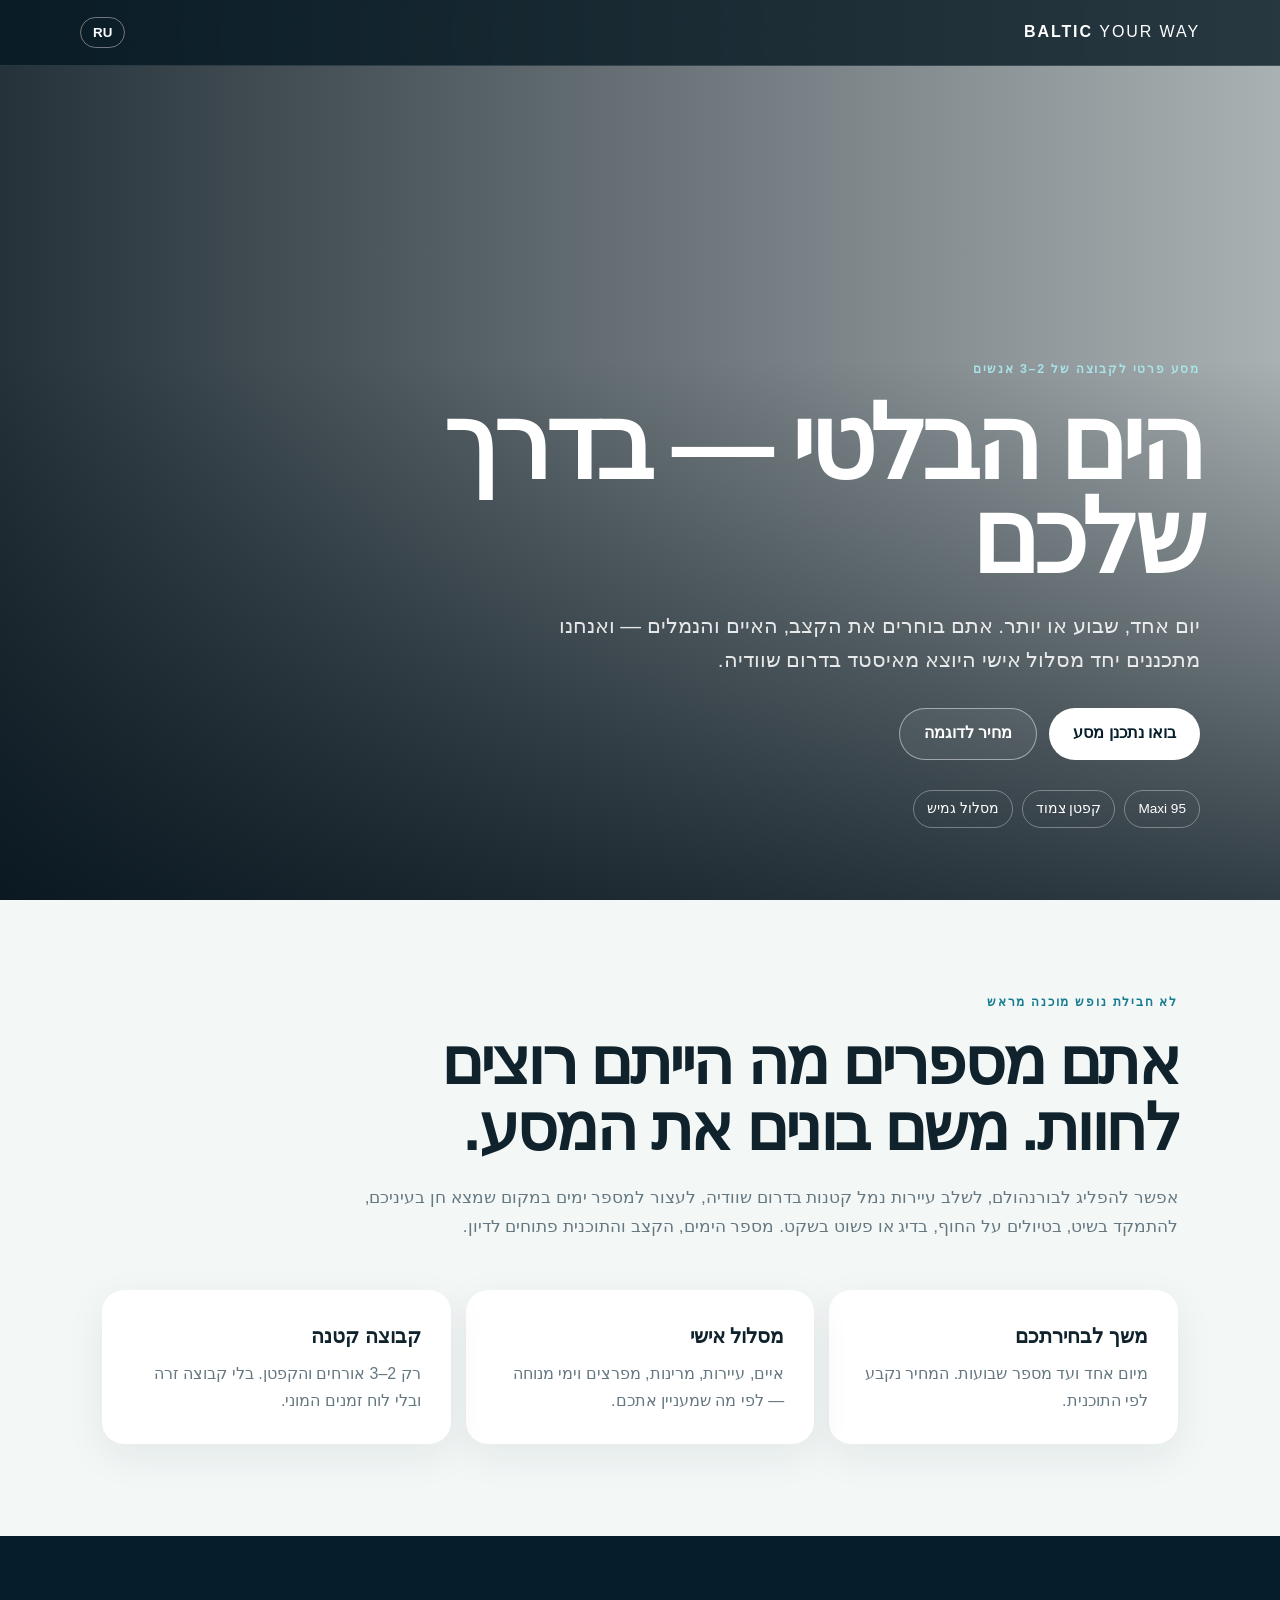
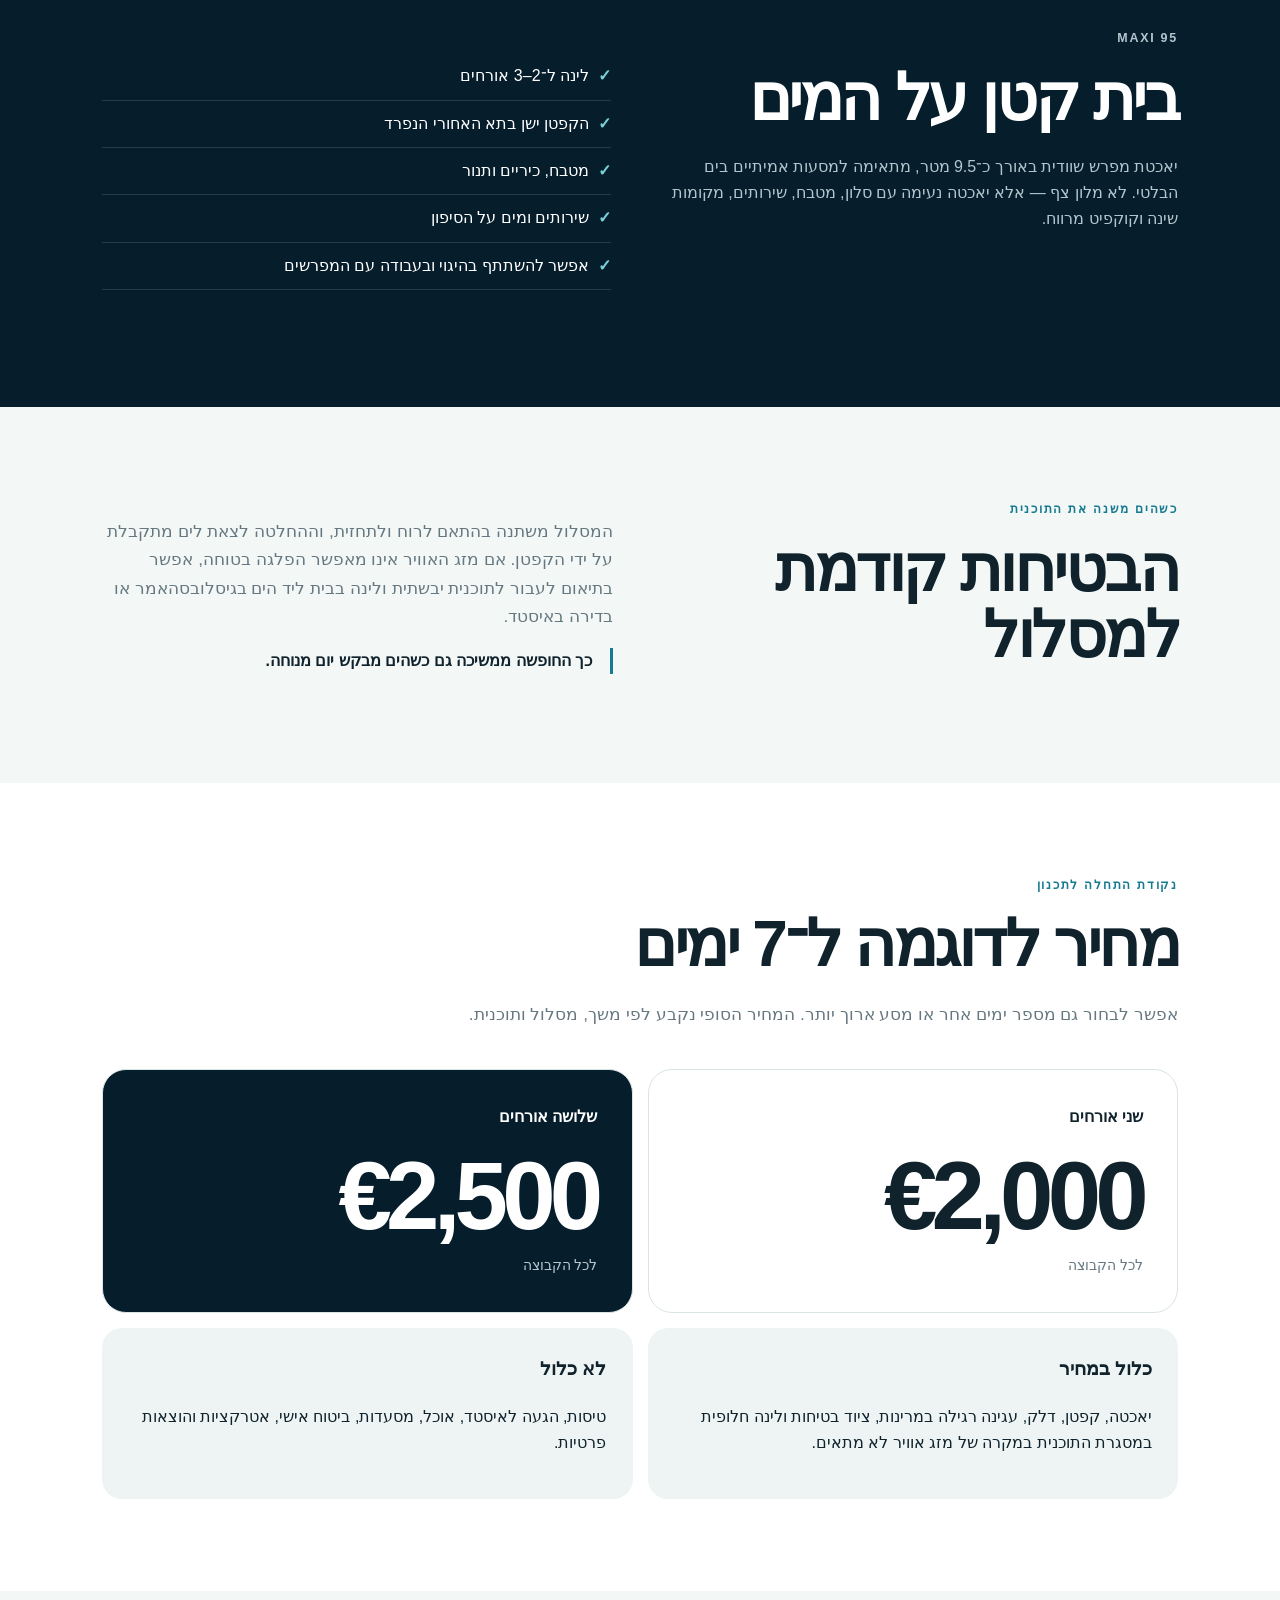
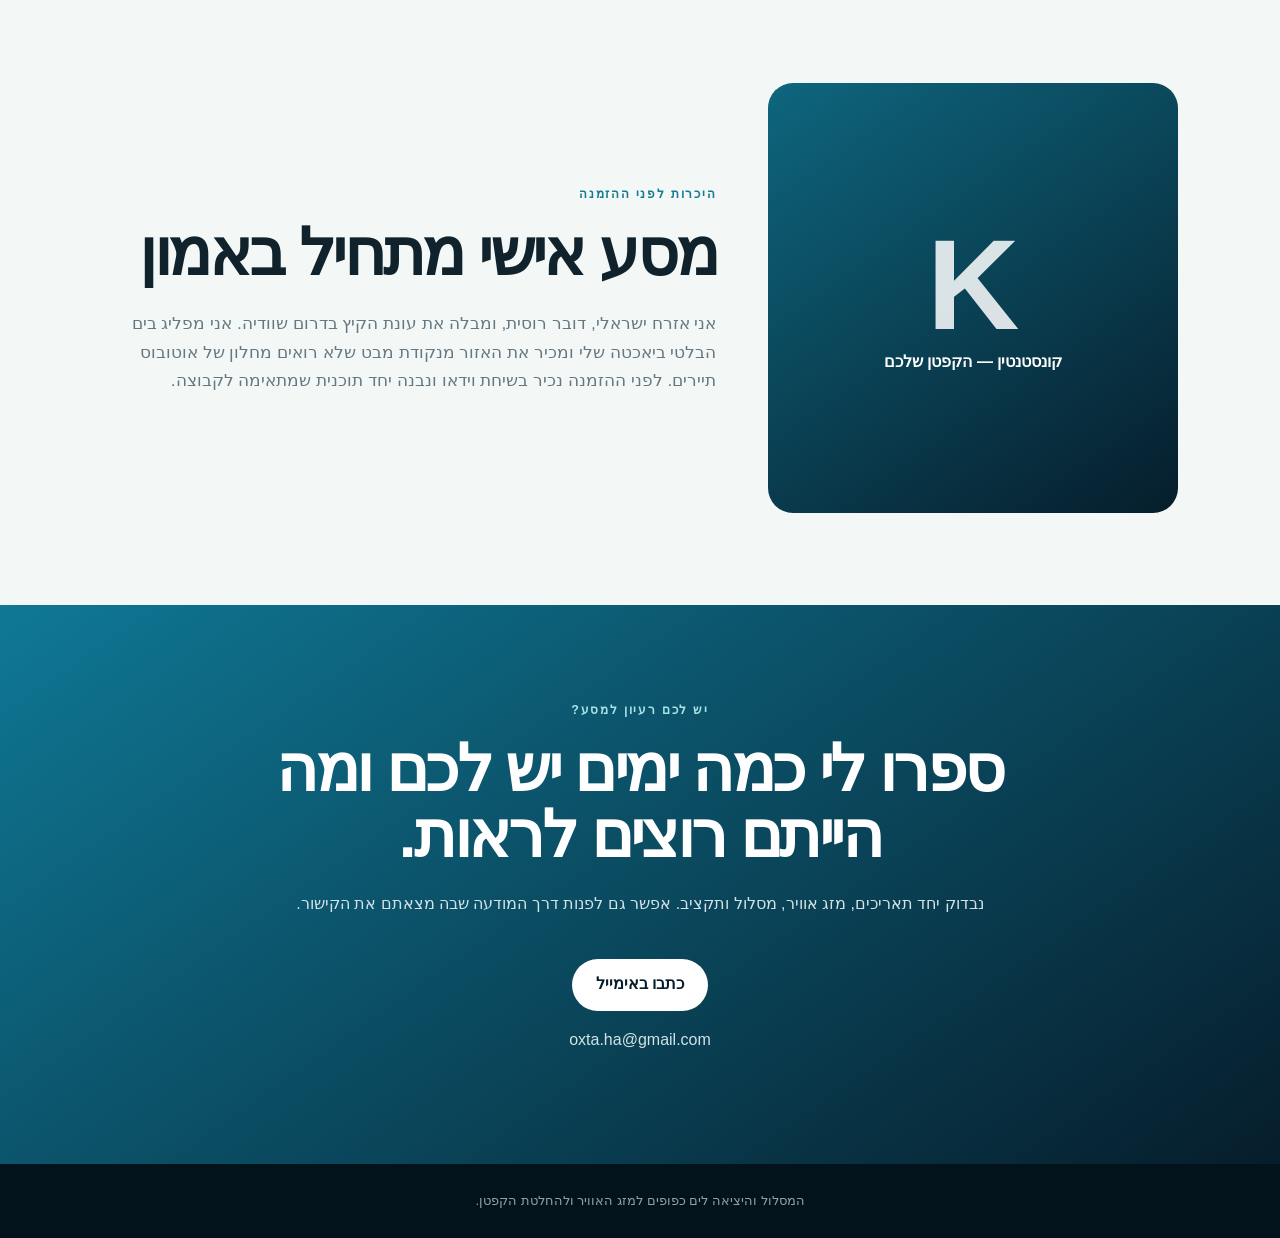
<file: baltic-sailing/index.html>
<!doctype html>
<html lang="he" dir="rtl">
<head>
<meta charset="utf-8"><meta name="viewport" content="width=device-width,initial-scale=1">
<title>Baltic Your Way — מסע שיט פרטי</title>
<meta name="description" content="מסע שיט פרטי לקבוצה של 2–3 אנשים היוצא מאיסטד, שוודיה. מסלול, מספר ימים ותוכנית מותאמים אישית.">
<style>
:root{--navy:#061d2b;--sea:#167b91;--light:#f3f7f6;--muted:#657780;--white:#fff;--max:1120px}*{box-sizing:border-box}html{scroll-behavior:smooth}body{margin:0;font-family:Arial,"Noto Sans Hebrew",sans-serif;color:#10232d;background:var(--light);line-height:1.65}a{text-decoration:none;color:inherit}.top{position:fixed;z-index:20;inset:0 0 auto;height:66px;display:flex;align-items:center;padding:0 max(20px,calc((100vw - var(--max))/2));color:#fff;background:rgba(3,22,33,.78);backdrop-filter:blur(12px);border-bottom:1px solid rgba(255,255,255,.12)}.logo{font-weight:900;letter-spacing:.12em}.logo span{font-weight:300}.lang{margin-inline-start:auto;border:1px solid #ffffff66;border-radius:99px;background:transparent;color:#fff;padding:7px 12px;font-weight:800;cursor:pointer}.hero{min-height:100svh;position:relative;display:flex;align-items:end;background-size:cover;background-position:center;color:#fff;padding:120px max(22px,calc((100vw - var(--max))/2)) 72px}.hero:before{content:"";position:absolute;inset:0;background:linear-gradient(90deg,rgba(1,15,24,.85),rgba(1,15,24,.3)),linear-gradient(0deg,rgba(1,15,24,.72),transparent 60%)}.hero-inner{position:relative;max-width:800px}.eyebrow,.kicker{font-size:.78rem;font-weight:900;letter-spacing:.14em;text-transform:uppercase;color:#a9e3e7;margin:0 0 17px}h1{font-size:clamp(3.2rem,8vw,7rem);line-height:.92;letter-spacing:-.055em;margin:0 0 24px}.lead{font-size:clamp(1.05rem,2vw,1.3rem);max-width:680px;color:#ffffffdd}.actions{display:flex;gap:12px;flex-wrap:wrap;margin-top:30px}.btn{display:inline-flex;align-items:center;justify-content:center;min-height:52px;padding:0 24px;border-radius:99px;font-weight:900}.primary{background:#fff;color:var(--navy)}.ghost{border:1px solid #ffffff77;background:#ffffff10}.facts{display:flex;gap:9px;flex-wrap:wrap;margin-top:30px}.facts span{border:1px solid #ffffff55;border-radius:99px;padding:7px 13px;font-size:.85rem}.section{max-width:var(--max);margin:auto;padding:92px 22px}.head{max-width:830px}.kicker{color:var(--sea)}h2{font-size:clamp(2.3rem,5vw,4.5rem);line-height:1.03;letter-spacing:-.04em;margin:0 0 22px}.head>p:last-child,.copy{font-size:1.08rem;color:var(--muted)}.cards{display:grid;grid-template-columns:repeat(3,1fr);gap:15px;margin-top:50px}.card{background:#fff;border-radius:22px;padding:30px;box-shadow:0 12px 40px #0a2c3a12}.card b{display:block;font-size:1.25rem;margin-bottom:8px}.card p{margin:0;color:var(--muted)}.band{background:var(--navy);color:#fff}.band .section{display:grid;grid-template-columns:1fr 1fr;gap:58px}.band p{color:#b3c6ce}.list{list-style:none;padding:0;margin:25px 0}.list li{padding:10px 0;border-bottom:1px solid #ffffff22}.list li:before{content:"✓";color:#79d1db;font-weight:900;margin-inline-end:9px}.weather{display:grid;grid-template-columns:1fr 1fr;gap:54px;align-items:center}.quote{border-inline-start:3px solid var(--sea);padding-inline-start:18px;font-weight:900}.price{background:#fff}.price-grid{display:grid;grid-template-columns:repeat(2,1fr);gap:15px;margin-top:40px}.price-card{border:1px solid #d9e4e5;border-radius:24px;padding:34px}.price-card.featured{background:var(--navy);color:#fff}.price-card strong{display:block;font-size:clamp(3.4rem,8vw,6rem);line-height:1;margin:18px 0 8px;letter-spacing:-.06em}.small{font-size:.9rem;color:var(--muted)}.featured .small{color:#b6c8cf}.included{display:grid;grid-template-columns:1fr 1fr;gap:15px;margin-top:15px}.included div{background:#eef4f3;border-radius:20px;padding:26px}.included h3{margin-top:0}.captain{display:grid;grid-template-columns:.8fr 1.2fr;gap:52px;align-items:center}.portrait{min-height:430px;border-radius:25px;background:linear-gradient(145deg,#0e667e,#061d2b);display:grid;place-items:center;color:#fff;text-align:center;padding:35px}.portrait .initial{font-size:8rem;line-height:1;font-weight:900;opacity:.85}.contact{background:linear-gradient(145deg,#0f7895,#061d2b);color:#fff;text-align:center;padding:95px 22px}.contact>div{max-width:850px;margin:auto}.contact p{color:#d2e3e7}.mail{margin-top:25px;background:#fff;color:var(--navy)}footer{background:#03131c;color:#8ba3ad;padding:26px 22px;text-align:center;font-size:.82rem}[dir=ltr] .hero:before{background:linear-gradient(-90deg,rgba(1,15,24,.85),rgba(1,15,24,.3)),linear-gradient(0deg,rgba(1,15,24,.72),transparent 60%)}@media(max-width:760px){.cards,.price-grid,.included,.band .section,.weather,.captain{grid-template-columns:1fr}.hero{min-height:92svh;background-position:center}.btn{width:100%}.section{padding-top:72px;padding-bottom:72px}.portrait{min-height:320px}}
</style>
</head>
<body>
<header class="top"><a class="logo" href="#top">BALTIC <span>YOUR WAY</span></a><button class="lang" id="lang">RU</button></header>
<main id="top">
<section class="hero"><div class="hero-inner"><p class="eyebrow" data-k="eyebrow">מסע פרטי לקבוצה של 2–3 אנשים</p><h1 data-k="title">הים הבלטי — בדרך שלכם</h1><p class="lead" data-k="lead">יום אחד, שבוע או יותר. אתם בוחרים את הקצב, האיים והנמלים — ואנחנו מתכננים יחד מסלול אישי היוצא מאיסטד בדרום שוודיה.</p><div class="actions"><a class="btn primary" href="#contact" data-k="cta">בואו נתכנן מסע</a><a class="btn ghost" href="#price" data-k="priceLink">מחיר לדוגמה</a></div><div class="facts"><span>Maxi 95</span><span data-k="captainFact">קפטן צמוד</span><span data-k="flexFact">מסלול גמיש</span></div></div></section>
<section class="section"><div class="head"><p class="kicker" data-k="introKick">לא חבילת נופש מוכנה מראש</p><h2 data-k="introTitle">אתם מספרים מה הייתם רוצים לחוות. משם בונים את המסע.</h2><p data-k="introText">אפשר להפליג לבורנהולם, לשלב עיירות נמל קטנות בדרום שוודיה, לעצור למספר ימים במקום שמצא חן בעיניכם, להתמקד בשיט, בטיולים על החוף, בדיג או פשוט בשקט. מספר הימים, הקצב והתוכנית פתוחים לדיון.</p></div><div class="cards"><div class="card"><b data-k="c1t">משך לבחירתכם</b><p data-k="c1p">מיום אחד ועד מספר שבועות. המחיר נקבע לפי התוכנית.</p></div><div class="card"><b data-k="c2t">מסלול אישי</b><p data-k="c2p">איים, עיירות, מרינות, מפרצים וימי מנוחה — לפי מה שמעניין אתכם.</p></div><div class="card"><b data-k="c3t">קבוצה קטנה</b><p data-k="c3p">רק 2–3 אורחים והקפטן. בלי קבוצה זרה ובלי לוח זמנים המוני.</p></div></div></section>
<section class="band"><div class="section"><div><p class="kicker">MAXI 95</p><h2 data-k="yachtTitle">בית קטן על המים</h2><p data-k="yachtText">יאכטת מפרש שוודית באורך כ־9.5 מטר, מתאימה למסעות אמיתיים בים הבלטי. לא מלון צף — אלא יאכטה נעימה עם סלון, מטבח, שירותים, מקומות שינה וקוקפיט מרווח.</p></div><ul class="list"><li data-k="y1">לינה ל־2–3 אורחים</li><li data-k="y2">הקפטן ישן בתא האחורי הנפרד</li><li data-k="y3">מטבח, כיריים ותנור</li><li data-k="y4">שירותים ומים על הסיפון</li><li data-k="y5">אפשר להשתתף בהיגוי ובעבודה עם המפרשים</li></ul></div></section>
<section class="section weather"><div><p class="kicker" data-k="weatherKick">כשהים משנה את התוכנית</p><h2 data-k="weatherTitle">הבטיחות קודמת למסלול</h2></div><div><p class="copy" data-k="weatherText">המסלול משתנה בהתאם לרוח ולתחזית, וההחלטה לצאת לים מתקבלת על ידי הקפטן. אם מזג האוויר אינו מאפשר הפלגה בטוחה, אפשר בתיאום לעבור לתוכנית יבשתית ולינה בבית ליד הים בגיסלובסהאמר או בדירה באיסטד.</p><p class="quote" data-k="weatherQuote">כך החופשה ממשיכה גם כשהים מבקש יום מנוחה.</p></div></section>
<section class="price" id="price"><div class="section"><div class="head"><p class="kicker" data-k="priceKick">נקודת התחלה לתכנון</p><h2 data-k="priceTitle">מחיר לדוגמה ל־7 ימים</h2><p data-k="priceText">אפשר לבחור גם מספר ימים אחר או מסע ארוך יותר. המחיר הסופי נקבע לפי משך, מסלול ותוכנית.</p></div><div class="price-grid"><div class="price-card"><b data-k="two">שני אורחים</b><strong>€2,000</strong><span class="small" data-k="group">לכל הקבוצה</span></div><div class="price-card featured"><b data-k="three">שלושה אורחים</b><strong>€2,500</strong><span class="small" data-k="group">לכל הקבוצה</span></div></div><div class="included"><div><h3 data-k="incT">כלול במחיר</h3><p data-k="incP">יאכטה, קפטן, דלק, עגינה רגילה במרינות, ציוד בטיחות ולינה חלופית במסגרת התוכנית במקרה של מזג אוויר לא מתאים.</p></div><div><h3 data-k="notT">לא כלול</h3><p data-k="notP">טיסות, הגעה לאיסטד, אוכל, מסעדות, ביטוח אישי, אטרקציות והוצאות פרטיות.</p></div></div></div></section>
<section class="section captain"><div class="portrait"><div><div class="initial">K</div><b data-k="captainName">קונסטנטין — הקפטן שלכם</b></div></div><div><p class="kicker" data-k="captainKick">היכרות לפני ההזמנה</p><h2 data-k="captainHead">מסע אישי מתחיל באמון</h2><p class="copy" data-k="captainText">אני אזרח ישראלי, דובר רוסית, ומבלה את עונת הקיץ בדרום שוודיה. אני מפליג בים הבלטי ביאכטה שלי ומכיר את האזור מנקודת מבט שלא רואים מחלון של אוטובוס תיירים. לפני ההזמנה נכיר בשיחת וידאו ונבנה יחד תוכנית שמתאימה לקבוצה.</p></div></section>
<section class="contact" id="contact"><div><p class="kicker" style="color:#a9e3e7" data-k="contactKick">יש לכם רעיון למסע?</p><h2 data-k="contactTitle">ספרו לי כמה ימים יש לכם ומה הייתם רוצים לראות.</h2><p data-k="contactText">נבדוק יחד תאריכים, מזג אוויר, מסלול ותקציב. אפשר גם לפנות דרך המודעה שבה מצאתם את הקישור.</p><a class="btn mail" href="mailto:oxta.ha@gmail.com?subject=Baltic%20sailing%20journey" data-k="mail">כתבו באימייל</a><p>oxta.ha@gmail.com</p></div></section>
</main><footer data-k="footer">המסלול והיציאה לים כפופים למזג האוויר ולהחלטת הקפטן.</footer>
<script src="img-hero.js"></script><script>
const T={he:{eyebrow:'מסע פרטי לקבוצה של 2–3 אנשים',title:'הים הבלטי — בדרך שלכם',lead:'יום אחד, שבוע או יותר. אתם בוחרים את הקצב, האיים והנמלים — ואנחנו מתכננים יחד מסלול אישי היוצא מאיסטד בדרום שוודיה.',cta:'בואו נתכנן מסע',priceLink:'מחיר לדוגמה',captainFact:'קפטן צמוד',flexFact:'מסלול גמיש',introKick:'לא חבילת נופש מוכנה מראש',introTitle:'אתם מספרים מה הייתם רוצים לחוות. משם בונים את המסע.',introText:'אפשר להפליג לבורנהולם, לשלב עיירות נמל קטנות בדרום שוודיה, לעצור למספר ימים במקום שמצא חן בעיניכם, להתמקד בשיט, בטיולים על החוף, בדיג או פשוט בשקט. מספר הימים, הקצב והתוכנית פתוחים לדיון.',c1t:'משך לבחירתכם',c1p:'מיום אחד ועד מספר שבועות. המחיר נקבע לפי התוכנית.',c2t:'מסלול אישי',c2p:'איים, עיירות, מרינות, מפרצים וימי מנוחה — לפי מה שמעניין אתכם.',c3t:'קבוצה קטנה',c3p:'רק 2–3 אורחים והקפטן. בלי קבוצה זרה ובלי לוח זמנים המוני.',yachtTitle:'בית קטן על המים',yachtText:'יאכטת מפרש שוודית באורך כ־9.5 מטר, מתאימה למסעות אמיתיים בים הבלטי. לא מלון צף — אלא יאכטה נעימה עם סלון, מטבח, שירותים, מקומות שינה וקוקפיט מרווח.',y1:'לינה ל־2–3 אורחים',y2:'הקפטן ישן בתא האחורי הנפרד',y3:'מטבח, כיריים ותנור',y4:'שירותים ומים על הסיפון',y5:'אפשר להשתתף בהיגוי ובעבודה עם המפרשים',weatherKick:'כשהים משנה את התוכנית',weatherTitle:'הבטיחות קודמת למסלול',weatherText:'המסלול משתנה בהתאם לרוח ולתחזית, וההחלטה לצאת לים מתקבלת על ידי הקפטן. אם מזג האוויר אינו מאפשר הפלגה בטוחה, אפשר בתיאום לעבור לתוכנית יבשתית ולינה בבית ליד הים בגיסלובסהאמר או בדירה באיסטד.',weatherQuote:'כך החופשה ממשיכה גם כשהים מבקש יום מנוחה.',priceKick:'נקודת התחלה לתכנון',priceTitle:'מחיר לדוגמה ל־7 ימים',priceText:'אפשר לבחור גם מספר ימים אחר או מסע ארוך יותר. המחיר הסופי נקבע לפי משך, מסלול ותוכנית.',two:'שני אורחים',three:'שלושה אורחים',group:'לכל הקבוצה',incT:'כלול במחיר',incP:'יאכטה, קפטן, דלק, עגינה רגילה במרינות, ציוד בטיחות ולינה חלופית במסגרת התוכנית במקרה של מזג אוויר לא מתאים.',notT:'לא כלול',notP:'טיסות, הגעה לאיסטד, אוכל, מסעדות, ביטוח אישי, אטרקציות והוצאות פרטיות.',captainName:'קונסטנטין — הקפטן שלכם',captainKick:'היכרות לפני ההזמנה',captainHead:'מסע אישי מתחיל באמון',captainText:'אני אזרח ישראלי, דובר רוסית, ומבלה את עונת הקיץ בדרום שוודיה. אני מפליג בים הבלטי ביאכטה שלי ומכיר את האזור מנקודת מבט שלא רואים מחלון של אוטובוס תיירים. לפני ההזמנה נכיר בשיחת וידאו ונבנה יחד תוכנית שמתאימה לקבוצה.',contactKick:'יש לכם רעיון למסע?',contactTitle:'ספרו לי כמה ימים יש לכם ומה הייתם רוצים לראות.',contactText:'נבדוק יחד תאריכים, מזג אוויר, מסלול ותקציב. אפשר גם לפנות דרך המודעה שבה מצאתם את הקישור.',mail:'כתבו באימייל',footer:'המסלול והיציאה לים כפופים למזג האוויר ולהחלטת הקפטן.'},ru:{eyebrow:'Индивидуальное путешествие для 2–3 гостей',title:'Балтика — по вашим правилам',lead:'Один день, неделя или больше. Вы выбираете темп, острова и гавани, а маршрут мы составляем вместе. Старт — из Истада на юге Швеции.',cta:'Обсудить путешествие',priceLink:'Пример цены',captainFact:'Капитан на борту',flexFact:'Гибкий маршрут',introKick:'Не готовый пакетный тур',introTitle:'Вы рассказываете, что хотите увидеть. Из этого мы создаём путешествие.',introText:'Можно отправиться на Борнхольм, пройти по маленьким портам южной Швеции, задержаться на несколько дней в понравившемся месте, сделать упор на паруса, прогулки по берегу, рыбалку или спокойный отдых. Количество дней, темп и программа обсуждаются.',c1t:'Любая продолжительность',c1p:'От одного дня до нескольких недель. Цена рассчитывается под программу.',c2t:'Индивидуальный маршрут',c2p:'Острова, города, марины, бухты и дни отдыха — по вашим интересам.',c3t:'Маленькая компания',c3p:'Только 2–3 гостя и капитан. Никаких посторонних групп.',yachtTitle:'Небольшой дом на воде',yachtText:'Шведская парусная яхта длиной около 9,5 метра, созданная для настоящих путешествий по Балтике. Это не плавучий отель, а уютная яхта с салоном, кухней, туалетом, спальными местами и просторным кокпитом.',y1:'Размещение для 2–3 гостей',y2:'Капитан спит отдельно в кормовой каюте',y3:'Кухня, плита и духовка',y4:'Туалет и вода на борту',y5:'Можно участвовать в управлении и работе с парусами',weatherKick:'Когда море меняет планы',weatherTitle:'Безопасность важнее маршрута',weatherText:'Маршрут меняется с учётом ветра и прогноза, а решение о выходе принимает капитан. Когда погода не позволяет безопасно выйти в море, по договорённости можно перейти на береговую программу и разместиться в домике у моря в Гислёвсхаммаре или в квартире в Истаде.',weatherQuote:'Поэтому отпуск продолжается, даже когда море берёт выходной.',priceKick:'Основа для расчёта',priceTitle:'Пример цены на 7 дней',priceText:'Можно выбрать другое количество дней или более длительное путешествие. Итоговая стоимость зависит от срока, маршрута и программы.',two:'Два гостя',three:'Три гостя',group:'за всю компанию',incT:'Включено',incP:'Яхта, капитан, топливо, стандартные стоянки в маринах, средства безопасности и резервное размещение на берегу при неподходящей погоде.',notT:'Не включено',notP:'Перелёт, дорога до Истада, питание, рестораны, личная страховка, развлечения и личные расходы.',captainName:'Константин — ваш капитан',captainKick:'Знакомство до бронирования',captainHead:'Индивидуальное путешествие начинается с доверия',captainText:'Я гражданин Израиля, говорю по-русски и провожу летний сезон на юге Швеции. Хожу по Балтийскому морю на собственной яхте и показываю регион так, как его невозможно увидеть из туристического автобуса. До бронирования познакомимся по видеосвязи и вместе составим программу.',contactKick:'Есть идея путешествия?',contactTitle:'Расскажите, сколько у вас дней и что вы хотите увидеть.',contactText:'Обсудим даты, погоду, маршрут и бюджет. Также можно связаться через объявление, по которому вы открыли страницу.',mail:'Написать на email',footer:'Маршрут и выход в море зависят от погоды и решения капитана.'}};
let l='he';const b=document.getElementById('lang');function set(n){l=n;document.documentElement.lang=n;document.documentElement.dir=n==='he'?'rtl':'ltr';document.querySelectorAll('[data-k]').forEach(e=>e.textContent=T[n][e.dataset.k]||e.textContent);b.textContent=n==='he'?'RU':'HE'}b.onclick=()=>set(l==='he'?'ru':'he');set('he');document.querySelector('.hero').style.backgroundImage=`url(${window.HERO})`;
</script></body></html>
</file>
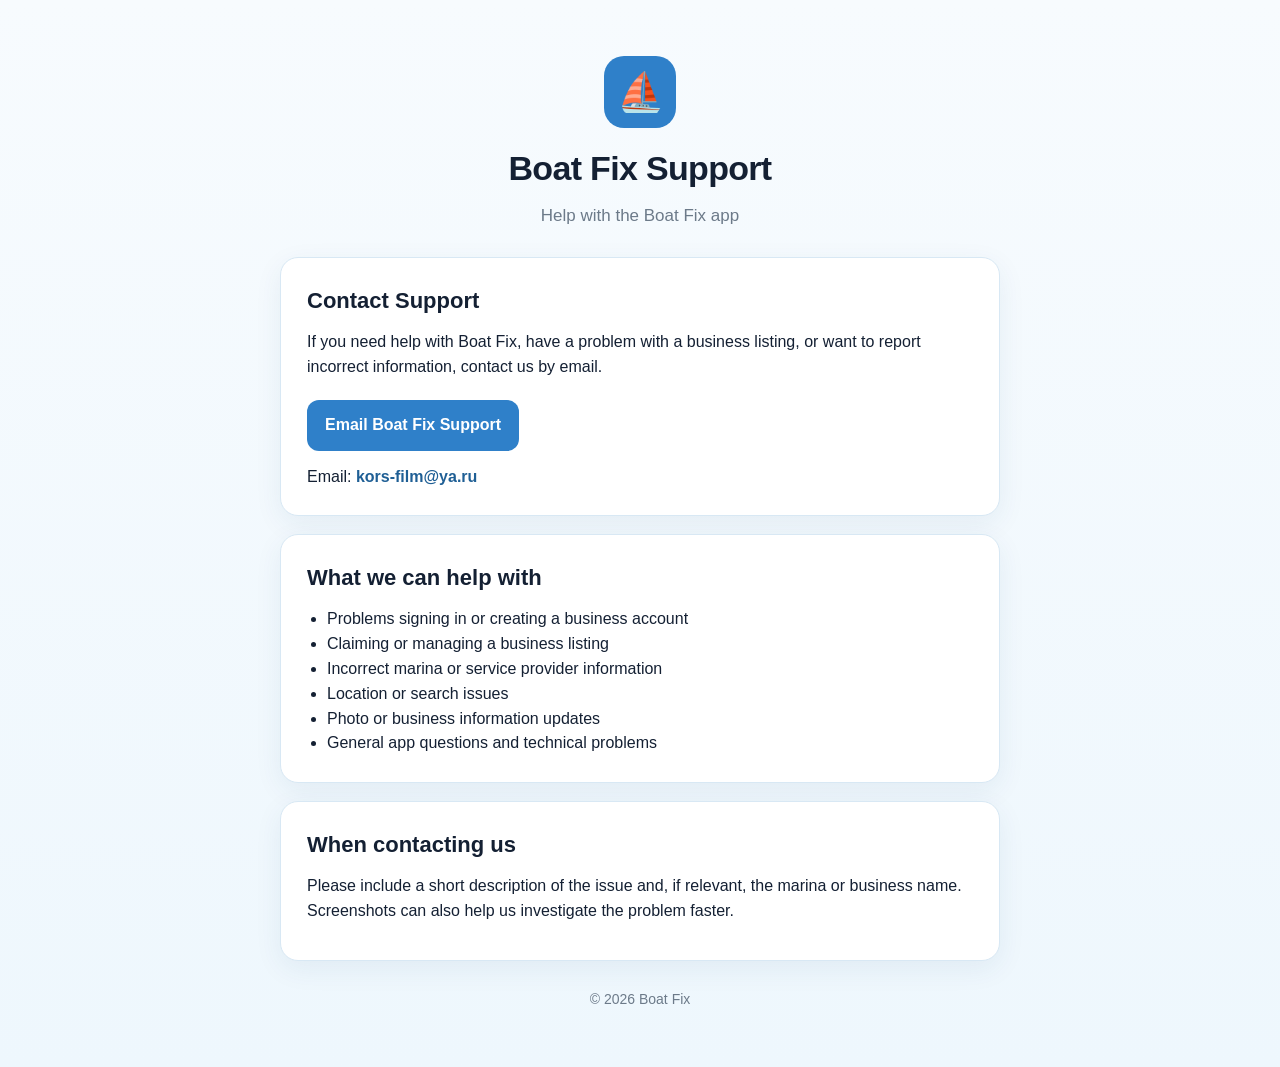
<file: boat-fix-support/index.html>
<!doctype html>
<html lang="en">
<head>
  <meta charset="utf-8">
  <meta name="viewport" content="width=device-width, initial-scale=1">
  <title>Boat Fix Support</title>
  <meta name="description" content="Boat Fix customer support and contact information.">
  <style>
    :root {
      --bg: #eef7fd;
      --card: #ffffff;
      --text: #142033;
      --muted: #6c7a89;
      --blue: #2f80c9;
      --blue-dark: #1f5f95;
      --border: #d8e8f4;
    }
    * { box-sizing: border-box; }
    body {
      margin: 0;
      font-family: -apple-system, BlinkMacSystemFont, "Segoe UI", Roboto, Arial, sans-serif;
      background: linear-gradient(180deg, #f7fbfe 0%, var(--bg) 100%);
      color: var(--text);
      line-height: 1.55;
    }
    .wrap {
      max-width: 760px;
      margin: 0 auto;
      padding: 56px 20px;
    }
    .brand {
      text-align: center;
      margin-bottom: 28px;
    }
    .brand-icon {
      width: 72px;
      height: 72px;
      margin: 0 auto 14px;
      border-radius: 20px;
      background: var(--blue);
      display: grid;
      place-items: center;
      color: white;
      font-size: 38px;
    }
    h1 {
      margin: 0;
      font-size: 34px;
      letter-spacing: -0.02em;
    }
    .subtitle {
      margin-top: 8px;
      color: var(--muted);
      font-size: 17px;
    }
    .card {
      background: var(--card);
      border: 1px solid var(--border);
      border-radius: 18px;
      padding: 26px;
      margin-top: 18px;
      box-shadow: 0 8px 28px rgba(25, 76, 115, 0.07);
    }
    h2 {
      margin: 0 0 12px;
      font-size: 22px;
    }
    p { margin: 10px 0; }
    .email {
      display: inline-block;
      margin-top: 10px;
      padding: 13px 18px;
      border-radius: 12px;
      background: var(--blue);
      color: white;
      text-decoration: none;
      font-weight: 700;
    }
    .email:hover { background: var(--blue-dark); }
    .contact-line {
      margin-top: 14px;
      font-size: 16px;
    }
    .contact-line a {
      color: var(--blue-dark);
      text-decoration: none;
      font-weight: 600;
    }
    ul {
      margin: 10px 0 0;
      padding-left: 20px;
    }
    footer {
      text-align: center;
      margin-top: 28px;
      color: var(--muted);
      font-size: 14px;
    }
  </style>
</head>
<body>
  <main class="wrap">
    <section class="brand">
      <div class="brand-icon" aria-hidden="true">⛵</div>
      <h1>Boat Fix Support</h1>
      <div class="subtitle">Help with the Boat Fix app</div>
    </section>

    <section class="card">
      <h2>Contact Support</h2>
      <p>If you need help with Boat Fix, have a problem with a business listing, or want to report incorrect information, contact us by email.</p>
      <a class="email" href="mailto:kors-film@ya.ru?subject=Boat%20Fix%20Support">Email Boat Fix Support</a>
      <div class="contact-line">
        Email: <a href="mailto:kors-film@ya.ru">kors-film@ya.ru</a>
      </div>
    </section>

    <section class="card">
      <h2>What we can help with</h2>
      <ul>
        <li>Problems signing in or creating a business account</li>
        <li>Claiming or managing a business listing</li>
        <li>Incorrect marina or service provider information</li>
        <li>Location or search issues</li>
        <li>Photo or business information updates</li>
        <li>General app questions and technical problems</li>
      </ul>
    </section>

    <section class="card">
      <h2>When contacting us</h2>
      <p>Please include a short description of the issue and, if relevant, the marina or business name. Screenshots can also help us investigate the problem faster.</p>
    </section>

    <footer>
      © 2026 Boat Fix
    </footer>
  </main>
</body>
</html>
</file>
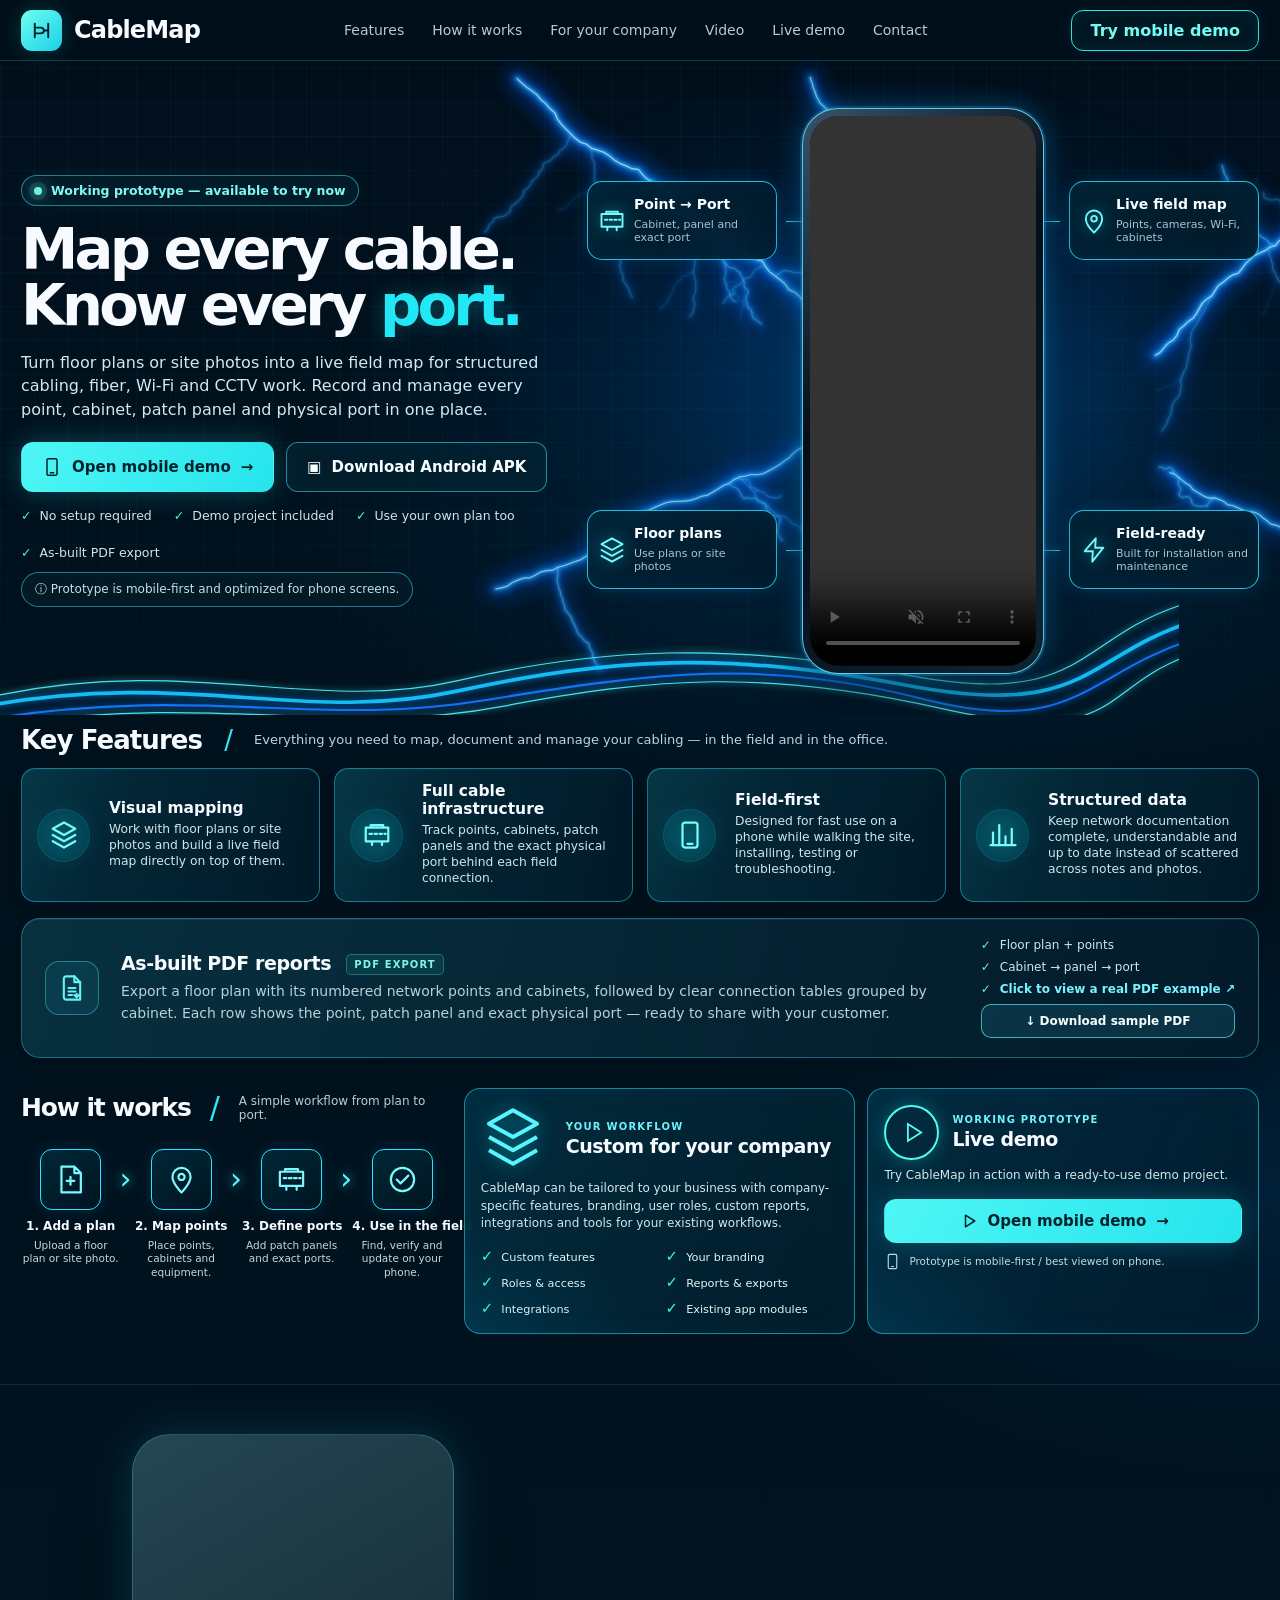
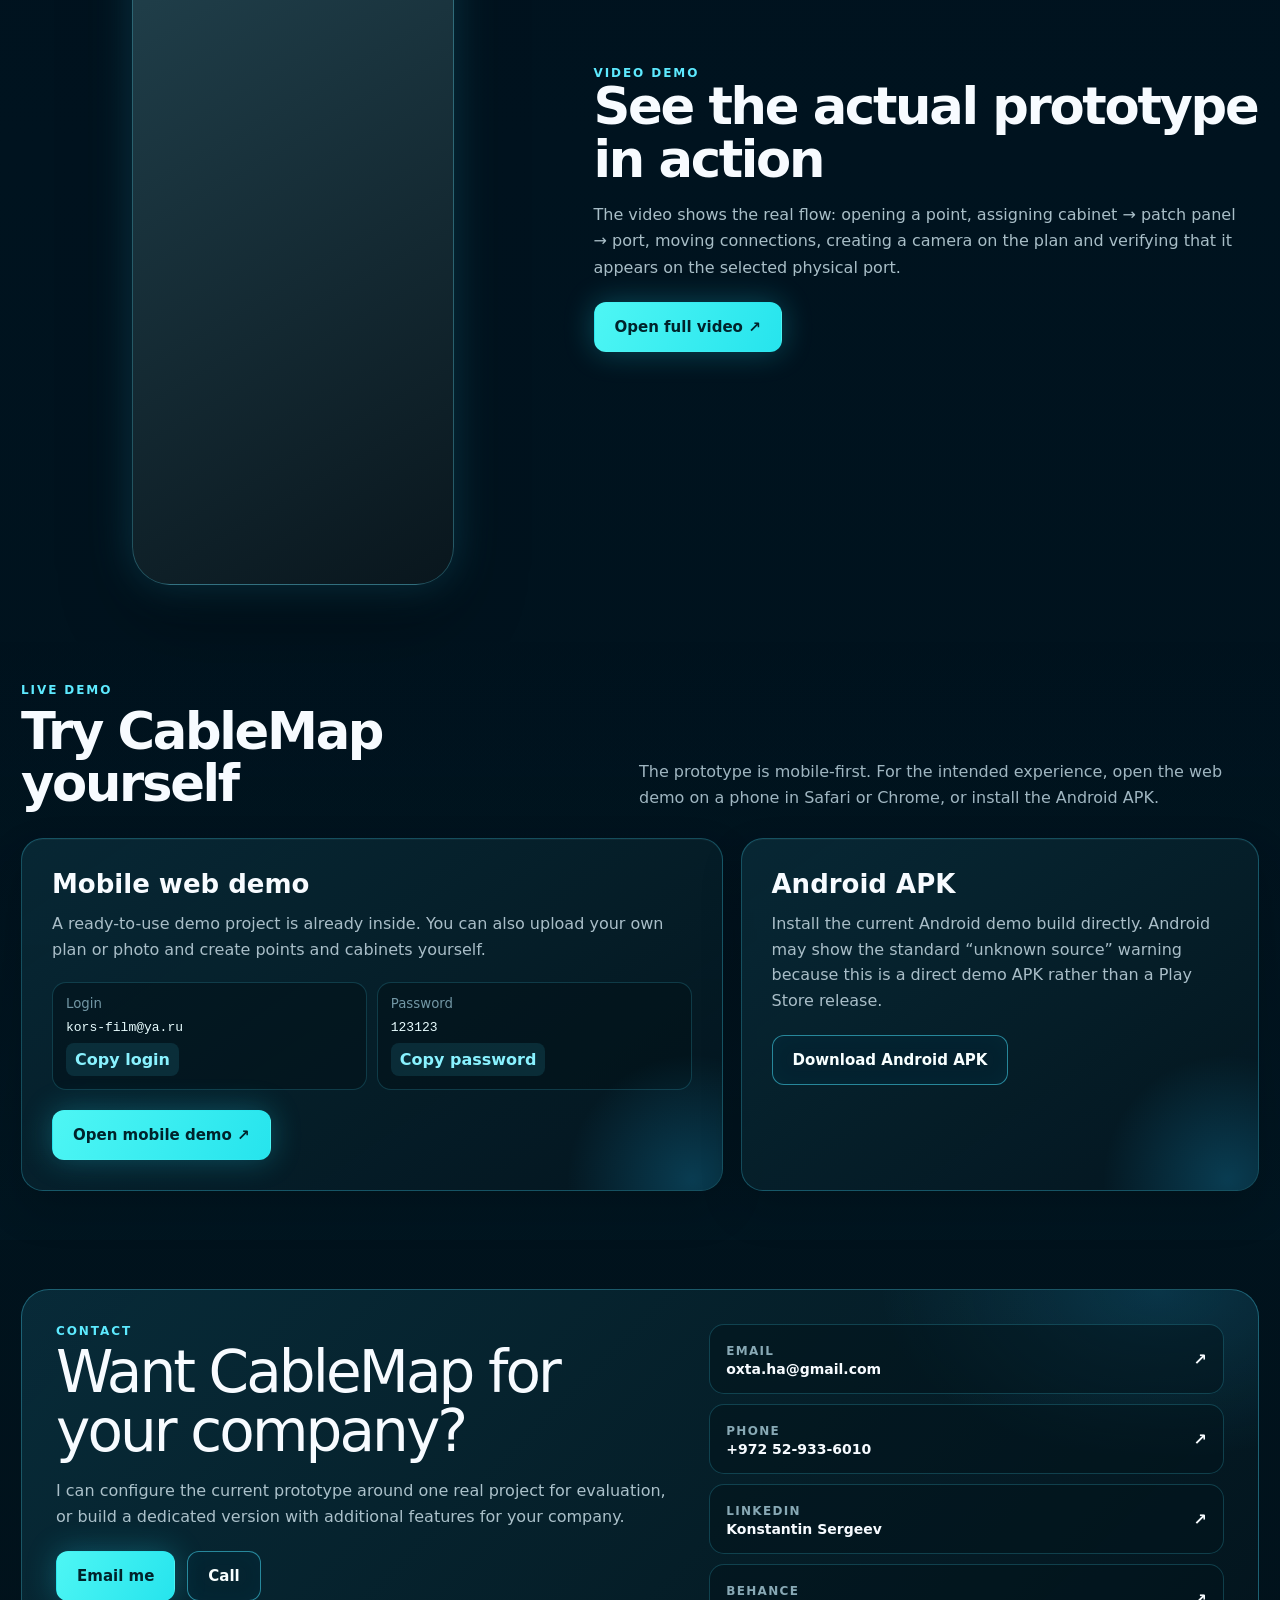
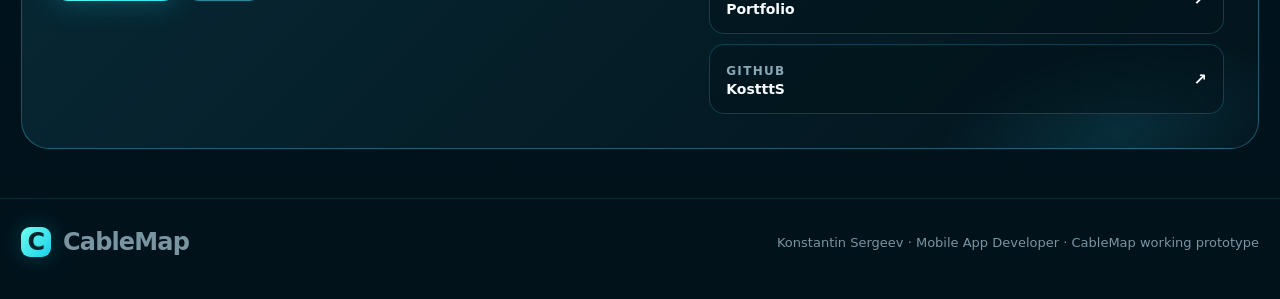
<file: cablemap-site/index.html>
<!doctype html>
<html lang="en">
<head>
  <meta charset="utf-8">
  <meta name="viewport" content="width=device-width,initial-scale=1">
  <meta name="theme-color" content="#031119">
  <meta name="description" content="CableMap — map cabling, cabinets, patch panels and ports on site plans. Generate PDF as-built reports with cabinet-grouped connection schedules.">
  <title>CableMap — Map every cable. Know every port.</title>
  <style>
    :root{
      --bg:#031119;
      --bg2:#061b27;
      --panel:rgba(5,27,38,.82);
      --panel2:rgba(7,36,49,.92);
      --line:rgba(92,238,255,.24);
      --line2:rgba(80,220,255,.42);
      --text:#f7fbff;
      --muted:#a9bdc8;
      --cyan:#4beaff;
      --cyan2:#78f3ff;
      --mint:#79eed8;
      --blue:#118dff;
      --glow:0 0 28px rgba(56,221,255,.25);
      --max:1480px;
      --radius:22px;
    }
    *{box-sizing:border-box}
    html{scroll-behavior:smooth}
    body{
      margin:0;
      font-family:Inter,ui-sans-serif,system-ui,-apple-system,BlinkMacSystemFont,"Segoe UI",sans-serif;
      color:var(--text);
      background:
        radial-gradient(1200px 700px at 80% -10%,rgba(0,166,255,.18),transparent 65%),
        radial-gradient(900px 620px at 0% 18%,rgba(46,239,226,.08),transparent 60%),
        linear-gradient(180deg,#020b10 0%,#031219 40%,#04151e 100%);
      overflow-x:hidden;
    }
    body:before{
      content:"";
      position:fixed;inset:0;pointer-events:none;z-index:-3;
      background-image:
        linear-gradient(rgba(70,205,232,.035) 1px,transparent 1px),
        linear-gradient(90deg,rgba(70,205,232,.035) 1px,transparent 1px);
      background-size:46px 46px;
      mask-image:linear-gradient(to bottom,black 0%,rgba(0,0,0,.8) 55%,transparent 100%);
    }
    a{color:inherit;text-decoration:none}
    button{font:inherit}
    .wrap{width:min(var(--max),calc(100% - 42px));margin:auto}

    nav{
      position:sticky;top:0;z-index:80;
      background:rgba(1,12,17,.72);
      backdrop-filter:blur(18px);
      border-bottom:1px solid rgba(100,226,255,.16);
      box-shadow:0 10px 35px rgba(0,0,0,.18)
    }
    .nav-in{height:74px;display:flex;align-items:center;justify-content:space-between;gap:24px}
    .brand{display:flex;align-items:center;gap:12px;font-weight:900;font-size:20px;letter-spacing:-.035em}
    .logo{
      width:40px;height:40px;border-radius:12px;display:grid;place-items:center;
      color:#02222c;
      background:linear-gradient(145deg,#69f7e3,#56c8ff);
      box-shadow:0 0 28px rgba(70,231,255,.35),inset 0 1px 0 rgba(255,255,255,.55)
    }
    .logo svg{width:23px;height:23px}
    .nav-links{display:flex;align-items:center;gap:30px;font-size:14px;color:#b5c9d2}
    .nav-links a{transition:.2s}
    .nav-links a:hover{color:white;text-shadow:0 0 18px rgba(85,239,255,.7)}
    .nav-cta{
      border:1px solid rgba(85,238,255,.8);
      color:#9cf8ff;background:rgba(6,36,46,.45);
      padding:10px 18px;border-radius:13px;font-weight:900;
      box-shadow:inset 0 0 20px rgba(65,223,255,.05),0 0 24px rgba(52,205,255,.08)
    }

    .hero{position:relative;min-height:790px;display:flex;align-items:center;overflow:hidden}
    .hero:before{
      content:"";
      position:absolute;inset:0;z-index:-2;
      background:
        radial-gradient(520px 360px at 67% 44%,rgba(0,183,255,.19),transparent 70%),
        radial-gradient(420px 300px at 89% 40%,rgba(20,107,255,.13),transparent 70%);
    }
    .hero-grid{display:grid;grid-template-columns:1.02fr .98fr;gap:34px;align-items:center;padding:72px 0 82px}
    .eyebrow{
      display:inline-flex;align-items:center;gap:9px;padding:8px 13px;border-radius:999px;
      color:#8df9f1;font-size:13px;font-weight:850;
      background:rgba(17,75,80,.22);border:1px solid rgba(95,244,231,.27);
      box-shadow:0 0 28px rgba(53,235,243,.06)
    }
    .eyebrow i{width:8px;height:8px;border-radius:50%;background:#6df3e0;box-shadow:0 0 0 5px rgba(109,243,224,.12),0 0 15px #6df3e0}
    h1{
      margin:20px 0 22px;
      max-width:790px;
      font-size:clamp(54px,6.5vw,92px);
      line-height:.95;letter-spacing:-.06em
    }
    .accent{color:#55ecff;text-shadow:0 0 30px rgba(67,224,255,.12)}
    .lead{max-width:720px;color:#c0d2da;font-size:19px;line-height:1.55;margin:0}
    .hero-actions{display:flex;gap:14px;flex-wrap:wrap;margin-top:30px}
    .btn{
      min-height:54px;display:inline-flex;align-items:center;justify-content:center;gap:10px;
      border-radius:14px;padding:0 22px;font-weight:900;border:1px solid transparent;
      transition:.2s ease
    }
    .btn:hover{transform:translateY(-2px)}
    .primary{
      color:#03151d;
      background:linear-gradient(135deg,#69f3df,#48dbff);
      box-shadow:0 8px 30px rgba(71,225,255,.22),0 0 30px rgba(71,225,255,.14)
    }
    .secondary{
      background:rgba(5,29,39,.72);border-color:rgba(95,216,239,.26);color:#f4fbff;
      box-shadow:inset 0 0 22px rgba(71,225,255,.03)
    }
    .proof{display:flex;gap:22px;flex-wrap:wrap;margin-top:18px;color:#aac2ca;font-size:13px}
    .proof span:before{content:"✓";color:#62f0da;margin-right:8px;font-weight:900}
    .mobile-note{
      margin-top:17px;display:inline-flex;align-items:center;gap:9px;
      border:1px solid rgba(102,231,247,.28);border-radius:999px;padding:8px 13px;
      background:rgba(6,33,43,.52);color:#bad1d9;font-size:12px
    }

    .device-stage{position:relative;min-height:610px;display:flex;align-items:center;justify-content:center}
    .halo{
      position:absolute;width:500px;height:500px;border-radius:50%;
      background:radial-gradient(circle,rgba(0,187,255,.24),rgba(0,187,255,.06) 45%,transparent 72%);
      filter:blur(8px)
    }
    .phone{
      width:min(330px,72vw);position:relative;z-index:5;padding:10px;border-radius:46px;
      background:linear-gradient(145deg,#3a535f 0%,#13252e 40%,#061017 100%);
      border:1px solid rgba(180,241,255,.32);
      box-shadow:0 0 0 2px rgba(31,115,145,.15),0 0 46px rgba(33,203,255,.35),0 45px 85px rgba(0,0,0,.45)
    }
    .phone:before{
      content:"";position:absolute;z-index:10;top:14px;left:50%;transform:translateX(-50%);
      width:102px;height:24px;border-radius:20px;background:#02080b
    }
    .phone video{display:block;width:100%;aspect-ratio:576/1400;object-fit:cover;border-radius:37px;background:#03090d}
    .callout{
      position:absolute;z-index:8;width:196px;padding:14px 16px;border-radius:18px;
      background:rgba(5,31,43,.9);border:1px solid rgba(63,224,255,.45);
      box-shadow:0 0 22px rgba(40,202,255,.14),inset 0 0 22px rgba(30,209,255,.04);
      backdrop-filter:blur(10px)
    }
    .callout strong{display:block;font-size:16px;margin-bottom:4px}
    .callout span{font-size:13px;color:#aac4ce;line-height:1.35}
    .callout:after{
      content:"";position:absolute;height:1px;width:62px;top:50%;
      background:linear-gradient(90deg,rgba(77,233,255,.9),rgba(77,233,255,.15));
      box-shadow:0 0 10px rgba(77,233,255,.9)
    }
    .c1{left:1%;top:18%}.c1:after{right:-62px}
    .c2{left:-1%;bottom:18%}.c2:after{right:-62px}
    .c3{right:-1%;top:18%}.c3:after{left:-62px;transform:rotate(180deg)}
    .c4{right:-2%;bottom:18%}.c4:after{left:-62px;transform:rotate(180deg)}

    .lightning{position:absolute;inset:0;z-index:1;pointer-events:none;opacity:.86}
    .lightning path{fill:none;stroke:#2bbdff;stroke-width:1.7;filter:url(#glow)}
    .lightning .fine{stroke-width:.75;opacity:.7}
    .cables{position:absolute;left:0;right:0;bottom:-15px;height:190px;z-index:0;pointer-events:none;opacity:.8}
    .cables path{fill:none;stroke-linecap:round;filter:url(#cableGlow)}
    .cables .a{stroke:#17c7ff;stroke-width:5}
    .cables .b{stroke:#1479ff;stroke-width:2.4}
    .cables .c{stroke:#4af1ff;stroke-width:1.2}

    section{padding:78px 0;position:relative}
    .section-head{display:flex;justify-content:space-between;align-items:end;gap:34px;margin-bottom:28px}
    .kicker{color:#5deaff;text-transform:uppercase;font-size:12px;font-weight:900;letter-spacing:.16em}
    h2{margin:8px 0 0;font-size:clamp(34px,4vw,54px);line-height:1.03;letter-spacing:-.045em}
    .section-head p{max-width:620px;margin:0;color:#9fb6c1;line-height:1.6}

    .features{display:grid;grid-template-columns:repeat(4,1fr);gap:16px}
    .card{
      position:relative;overflow:hidden;
      border:1px solid rgba(66,213,242,.28);border-radius:20px;padding:23px;
      background:
        linear-gradient(180deg,rgba(10,43,56,.88),rgba(4,25,35,.78));
      box-shadow:inset 0 1px 0 rgba(255,255,255,.03),0 14px 36px rgba(0,0,0,.18)
    }
    .card:before{
      content:"";position:absolute;inset:0;pointer-events:none;
      background:linear-gradient(120deg,rgba(60,235,255,.05),transparent 35%)
    }
    .icon{
      width:46px;height:46px;border-radius:14px;display:grid;place-items:center;margin-bottom:18px;
      color:#6ff4ff;background:rgba(28,113,131,.24);border:1px solid rgba(88,236,255,.22);
      box-shadow:0 0 22px rgba(66,231,255,.08)
    }
    .icon svg{width:23px;height:23px;fill:none;stroke:currentColor;stroke-width:1.8}
    .card h3{font-size:17px;margin:0 0 8px}
    .card p{margin:0;color:#abc0c9;font-size:14px;line-height:1.55}

    .workflow{display:grid;grid-template-columns:repeat(4,1fr);gap:14px}
    .step{
      padding:25px;border-radius:18px;border:1px solid rgba(68,214,242,.23);
      background:linear-gradient(180deg,rgba(7,36,48,.78),rgba(3,20,28,.72));
      position:relative
    }
    .num{font-size:12px;color:#63eeff;font-weight:900;letter-spacing:.12em;margin-bottom:28px}
    .step h3{margin:0 0 8px}
    .step p{margin:0;color:#9eb6bf;font-size:14px;line-height:1.5}
    .step:not(:last-child):after{
      content:"›";position:absolute;right:-13px;top:48%;z-index:4;color:#57efff;font-size:30px;text-shadow:0 0 18px #57efff
    }

    .custom-grid{display:grid;grid-template-columns:1.15fr .85fr;gap:18px}
    .custom-panel,.demo-panel,.contact-panel{
      border:1px solid rgba(65,215,244,.28);border-radius:22px;
      background:linear-gradient(145deg,rgba(8,42,55,.9),rgba(4,23,32,.84));
      padding:30px;box-shadow:inset 0 1px 0 rgba(255,255,255,.035),0 18px 42px rgba(0,0,0,.18)
    }
    .custom-panel h3,.demo-panel h3,.contact-panel h3{font-size:26px;margin:0 0 12px}
    .custom-panel p,.demo-panel p,.contact-panel p{color:#a9bec8;line-height:1.6;margin:0}
    .chips{display:flex;gap:10px;flex-wrap:wrap;margin-top:22px}
    .chip{
      padding:9px 12px;border-radius:999px;border:1px solid rgba(71,218,244,.24);
      background:rgba(9,51,63,.6);color:#c8faff;font-size:13px
    }
    .demo-panel{position:relative;overflow:hidden}
    .demo-panel:after{
      content:"";position:absolute;width:260px;height:260px;right:-100px;bottom:-120px;border-radius:50%;
      background:radial-gradient(circle,rgba(29,194,255,.22),transparent 68%)
    }
    .creds{display:grid;grid-template-columns:1fr 1fr;gap:10px;margin:20px 0}
    .cred{padding:13px;border:1px solid rgba(67,213,240,.2);border-radius:14px;background:rgba(2,17,24,.54)}
    .cred small{display:block;color:#7297a5;margin-bottom:5px}
    .cred code{font-size:13px;color:#e8fdff;word-break:break-all}
    .copy{margin-top:8px;padding:7px 9px;border:0;border-radius:8px;background:rgba(61,212,235,.12);color:#89f2ff;cursor:pointer;font-weight:800}

    .video-block{display:grid;grid-template-columns:.9fr 1.1fr;gap:28px;align-items:center}
    .video-shell{
      max-width:390px;margin:auto;padding:10px;border-radius:38px;
      background:linear-gradient(150deg,#244652,#09161d);border:1px solid rgba(93,230,255,.28);
      box-shadow:0 0 42px rgba(44,206,255,.19),0 30px 70px rgba(0,0,0,.34)
    }
    .video-shell video{width:100%;display:block;border-radius:30px;aspect-ratio:576/1400;object-fit:cover}
    .video-copy h2{margin-top:0}
    .video-copy p{color:#a8bec7;line-height:1.65;max-width:650px}

    .contact-wrap{
      position:relative;overflow:hidden;
      border:1px solid rgba(76,222,247,.32);border-radius:28px;padding:34px;
      background:
        radial-gradient(430px 260px at 92% 0,rgba(37,187,255,.16),transparent 65%),
        linear-gradient(135deg,rgba(8,44,58,.95),rgba(3,20,28,.92))
    }
    .contact-wrap:before{
      content:"";position:absolute;inset:auto -60px -80px auto;width:400px;height:190px;
      background:
        radial-gradient(ellipse at center,rgba(35,212,255,.13),transparent 66%);
      transform:rotate(-12deg)
    }
    .contact-grid{display:grid;grid-template-columns:1.1fr .9fr;gap:24px;align-items:start;position:relative;z-index:2}
    .contact-title{font-size:clamp(36px,4.6vw,58px);letter-spacing:-.05em;line-height:1.02;margin:5px 0 14px}
    .contact-sub{color:#abc1ca;line-height:1.65;max-width:650px}
    .contact-list{display:grid;gap:10px}
    .contact-link{
      display:flex;align-items:center;justify-content:space-between;gap:16px;
      padding:15px 16px;border:1px solid rgba(67,213,240,.22);border-radius:15px;
      background:rgba(3,21,29,.54);transition:.2s
    }
    .contact-link:hover{transform:translateX(3px);border-color:rgba(90,237,255,.52);box-shadow:0 0 24px rgba(55,216,255,.08)}
    .contact-link span{color:#88a9b5;font-size:12px;text-transform:uppercase;letter-spacing:.11em;font-weight:900}
    .contact-link strong{font-size:14px;word-break:break-word}

    footer{border-top:1px solid rgba(86,224,247,.12);padding:28px 0 42px;color:#7895a1;font-size:13px}
    .foot{display:flex;justify-content:space-between;align-items:center;gap:20px}

    @media(max-width:1120px){
      .features{grid-template-columns:repeat(2,1fr)}
      .callout{display:none}
      .hero-grid{grid-template-columns:1fr .8fr}
    }
    @media(max-width:900px){
      .nav-links{display:none}
      .hero{min-height:auto}
      .hero-grid{grid-template-columns:1fr;gap:44px;padding:58px 0 72px}
      .hero-grid>div:first-child{text-align:center}
      .lead{margin:auto}.hero-actions,.proof{justify-content:center}
      .mobile-note{margin-left:auto;margin-right:auto}
      .device-stage{min-height:auto;padding:20px 0}
      .custom-grid,.video-block,.contact-grid{grid-template-columns:1fr}
      .workflow{grid-template-columns:repeat(2,1fr)}
      .step:nth-child(2):after{display:none}
      .video-copy{text-align:center}
      .section-head{align-items:flex-start;flex-direction:column}
    }
    @media(max-width:620px){
      .wrap{width:min(var(--max),calc(100% - 24px))}
      nav .nav-cta{font-size:12px;padding:9px 11px}
      .brand{font-size:18px}
      h1{font-size:48px}
      .lead{font-size:17px}
      .features,.workflow{grid-template-columns:1fr}
      .step:after{display:none!important}
      section{padding:58px 0}
      .custom-panel,.demo-panel,.contact-panel,.contact-wrap{padding:22px}
      .creds{grid-template-columns:1fr}
      .foot{flex-direction:column;align-items:flex-start}
      .cables{height:130px}
    }
  
/* CableMap visual redesign: closer to the approved neon mockup, without turning the site into a flat image. */
:root{--cyan:#23e5f7;--mint:#5ef4eb;--line:rgba(53,227,248,.42)}
body{
 background:
 radial-gradient(900px 490px at 70% 14%,rgba(0,132,232,.16),transparent 69%),
 radial-gradient(720px 380px at 100% 34%,rgba(0,124,234,.12),transparent 75%),
 linear-gradient(180deg,#01101c 0%,#00131f 50%,#01121b 100%);
}
body:before{background-size:34px 34px;background-image:linear-gradient(rgba(60,209,241,.045) 1px,transparent 1px),linear-gradient(90deg,rgba(60,209,241,.045) 1px,transparent 1px)}
nav{background:rgba(0,15,25,.89);border-bottom-color:rgba(59,225,255,.22)}
.nav-in{height:60px}
.brand{font-size:24px;gap:12px}
.logo{width:41px;height:41px;border-radius:11px;background:linear-gradient(135deg,#70fff0,#18cfe9);box-shadow:0 0 23px rgba(17,238,242,.2)}
.nav-links{font-size:14px;gap:28px}
.nav-cta{color:#72fcf4;border:1.3px solid #24e8e5;min-width:134px;text-align:center;background:rgba(4,48,60,.28);border-radius:12px}
.hero{min-height:0;isolation:isolate}
.hero:before{background:radial-gradient(600px 350px at 68% 40%,rgba(0,96,221,.18),transparent 73%);z-index:-2}
.hero-grid{position:relative;z-index:2;grid-template-columns:minmax(0,.86fr) minmax(0,1.14fr);gap:16px;padding:30px 0 24px}
.hero-grid>div:first-child{position:relative;z-index:3}
.eyebrow{padding:7px 12px;font-size:12.5px;color:#82f8f5;border-color:rgba(61,218,234,.53);background:rgba(3,39,54,.5)}
h1{font-size:clamp(52px,4.35vw,72px);line-height:.98;margin:16px 0 16px;letter-spacing:-.065em;max-width:720px}
.accent{color:#22e7f4;text-shadow:0 0 20px rgba(40,237,255,.26)}
.lead{max-width:640px;font-size:16px;line-height:1.46;color:#d4e9f0}
.hero-actions{margin-top:21px;gap:12px}
.btn{min-height:50px;font-size:15px;border-radius:12px;padding:0 20px}
.btn svg{width:20px;height:20px;fill:none;stroke:currentColor;stroke-width:1.8;stroke-linecap:round;stroke-linejoin:round;flex-shrink:0}
.primary{background:linear-gradient(120deg,#4ef6f4,#26e4ed);box-shadow:0 0 30px rgba(33,226,247,.27);color:#00232b}
.secondary{background:rgba(4,37,51,.66);border-color:rgba(70,219,244,.55);color:#f8ffff}
.proof{gap:22px;margin-top:16px;color:#d3e5e9;font-size:12.5px}
.proof span:before{color:#38f8ec}
.mobile-note{margin-top:12px;color:#bee2ea;font-size:12px;border-color:rgba(56,221,248,.5)}
.device-stage{height:478px;min-height:478px;overflow:visible}
.halo{width:570px;height:490px;opacity:.8;background:radial-gradient(ellipse,rgba(0,145,248,.3),rgba(0,116,240,.06) 52%,transparent 75%)}
.phone{width:274px;padding:7px;border-radius:38px;background:linear-gradient(145deg,#5ca5dc,#06121e 42%,#03101a);transform:rotate(3.4deg);border:1px solid #2dceff;box-shadow:0 0 0 3px rgba(0,130,235,.3),0 0 26px rgba(32,178,255,.85),0 0 58px rgba(12,122,255,.45),0 20px 50px rgba(0,0,0,.6)}
.phone:before{top:11px;width:85px;height:21px}
.phone video{height:458px;aspect-ratio:auto;object-fit:cover;object-position:center center;border-radius:31px;opacity:1!important}
.callout{display:flex;align-items:center;width:218px;min-height:79px;gap:13px;padding:12px 13px;border:1px solid rgba(45,219,255,.85);border-radius:15px;background:linear-gradient(115deg,rgba(1,34,51,.95),rgba(2,27,44,.91));box-shadow:0 0 20px rgba(0,167,255,.16),inset 0 0 25px rgba(0,146,247,.06)}
.callout strong{font-size:16px;margin:0 0 4px;color:#f7fdff;white-space:nowrap}
.callout span{font-size:12.5px;line-height:1.24}
.callout-icon{flex-shrink:0;display:flex;align-items:center;color:#6ffaff!important;filter:drop-shadow(0 0 8px rgba(31,236,255,.55))}
.callout-icon svg{width:35px;height:35px;fill:none;stroke:currentColor;stroke-width:1.65;stroke-linejoin:round;stroke-linecap:round}
.callout-copy{min-width:0}
.callout:after{width:52px;box-shadow:0 0 9px #13d3ff}
.callout:before{content:"";position:absolute;width:8px;height:8px;top:calc(50% - 4px);background:#aaffff;border-radius:50%;box-shadow:0 0 8px #2deefe,0 0 19px #08bdff}
.c1{left:-3%;top:16%}.c2{left:-4%;bottom:18%}.c3{right:-2%;top:16%}.c4{right:-3%;bottom:18%}
.c1:before,.c2:before{right:-55px}.c3:before,.c4:before{left:-55px}
.lightning{z-index:1;inset:0;width:100%;height:100%;opacity:1}
.lightning path{fill:none;stroke-linecap:round;stroke-linejoin:round;filter:none}
.lightning .electric-halo{stroke:#126cfd;stroke-width:8;opacity:.77;filter:url(#electricGlow)}
.lightning .electric-blue{stroke:#21a9ff;stroke-width:2.9;opacity:.95;filter:drop-shadow(0 0 4px #168dff)}
.lightning .electric-core{stroke:#c9fbff;stroke-width:.95;opacity:.95}
.lightning .electric-branch-glow{stroke:#0875ff;stroke-width:4.4;opacity:.65;filter:url(#electricGlow)}
.lightning .electric-branch{stroke:#36baff;stroke-width:1.1;opacity:.8}
.cables{height:140px;bottom:-13px;z-index:1;opacity:.94}
.cables .a{stroke-width:5;filter:drop-shadow(0 0 6px #008efa)}
.cables .b{stroke-width:2.8}.cables .c{stroke-width:1.6}
section{padding:49px 0}
#features{padding:12px 0 14px;z-index:3}
#features .section-head{align-items:center;margin-bottom:14px;justify-content:flex-start;gap:22px}
#features .section-head .kicker{display:none}
#features .section-head h2{font-size:26px;letter-spacing:-.035em;white-space:nowrap;margin:0}
#features .section-head h2:after{content:"/";font-weight:300;color:#37e7f1;margin-left:22px}
#features .section-head p{max-width:850px;font-size:13px;line-height:1.4;color:#b9d5df}
.features{gap:14px}
.features .card{display:grid;grid-template-columns:59px minmax(0,1fr);grid-template-rows:auto auto;column-gap:13px;align-content:center;min-height:98px;padding:14px 15px;border-color:rgba(51,221,248,.45);border-radius:14px;background:linear-gradient(105deg,rgba(4,49,65,.87),rgba(1,26,41,.96))}
.features .card .icon{grid-column:1;grid-row:1 / span 2;align-self:center;width:53px;height:53px;margin:0;border-radius:50%;background:radial-gradient(circle,rgba(0,230,243,.23),rgba(0,81,101,.4));border-color:rgba(21,212,242,.13);color:#79faff}
.features .card .icon svg{width:30px;height:30px;stroke-linejoin:round;stroke-linecap:round}
.features .card h3{grid-column:2;grid-row:1;font-size:15.5px;margin:0 0 5px;line-height:1.15}
.features .card p{grid-column:2;grid-row:2;font-size:12.3px;line-height:1.3;color:#d1e5eb}
.overview-section{padding:16px 0 50px}
.overview-grid{display:grid;grid-template-columns:1.15fr 1fr .95fr;gap:18px;align-items:stretch}
.overview-head{display:flex;align-items:center;gap:19px;margin:2px 0 24px;white-space:nowrap}
.overview-head h2{font-size:25px;margin:0;line-height:1}
.overview-head p{margin:0;color:#b7d1d9;font-size:12px;white-space:normal}
.overview-head .slash{color:#20edff;font-size:30px;font-weight:250}
.steps-inline{display:grid;grid-template-columns:repeat(4,minmax(0,1fr));gap:11px}
.mini-step{text-align:center;position:relative;min-width:0}
.mini-step:not(:last-child):after{content:"›";font-size:30px;font-weight:200;position:absolute;top:12px;right:-11px;color:#5ff6fc;text-shadow:0 0 12px #13e4ff;z-index:3}
.step-symbol{margin:0 auto 9px;display:grid;place-items:center;width:61px;height:61px;border:1px solid #2be4ff;border-radius:12px;color:#7afaff;background:linear-gradient(145deg,rgba(0,76,96,.38),rgba(1,22,34,.7));box-shadow:0 0 17px rgba(0,160,255,.13)}
.step-symbol svg{width:31px;height:31px;stroke:currentColor;fill:none;stroke-linecap:round;stroke-linejoin:round;stroke-width:1.7}
.mini-step h3{font-size:13px;line-height:1.2;margin:0 0 5px;white-space:nowrap}
.mini-step p{font-size:11.5px;line-height:1.28;color:#c2d8df;margin:0}
.overview-panel{position:relative;overflow:hidden;padding:18px 20px 16px;border:1px solid rgba(42,224,250,.54);border-radius:16px;background:linear-gradient(120deg,rgba(2,45,62,.97),rgba(1,29,43,.95));box-shadow:inset 0 0 30px rgba(0,166,235,.05)}
.overview-panel:after{content:"";position:absolute;inset:0;pointer-events:none;background:radial-gradient(220px 130px at 0% 100%,rgba(0,177,248,.09),transparent 80%)}
.panel-heading{display:flex;gap:13px;align-items:center;margin-bottom:7px}
.panel-heading h2{margin:0;font-size:22px;letter-spacing:-.025em;line-height:1.15}
.panel-heading .kicker{font-size:10px;letter-spacing:.12em;margin-bottom:4px;color:#6ef3fa}
.panel-graphic{flex-shrink:0;width:72px;color:#57f5ff;filter:drop-shadow(0 0 9px rgba(0,218,245,.55))}
.panel-graphic svg{width:64px;height:64px;fill:none;stroke:currentColor;stroke-width:1.5;stroke-linejoin:round}
.overview-panel p{font-size:12px;line-height:1.45;color:#d2e7ed;margin:4px 0 14px}
.panel-benefits{display:grid;grid-template-columns:repeat(2,1fr);gap:8px 12px}
.panel-benefits span{font-size:11.3px;color:#e1f5f7;white-space:nowrap}
.panel-benefits span:before{content:"✓";color:#39f6e8;font-weight:900;margin-right:8px;font-size:15px}
.preview-panel{background:linear-gradient(120deg,rgba(3,46,66,.9),rgba(0,25,42,.94)),radial-gradient(circle at 95% 30%,rgba(20,127,247,.22),transparent 70%)}
.play-symbol{width:55px;height:55px;flex-shrink:0;display:grid;place-items:center;border-radius:50%;border:2px solid #49ffef;color:#4efff5;box-shadow:0 0 19px rgba(12,241,241,.31)}
.play-symbol svg{width:29px;height:29px;stroke:currentColor;fill:none;stroke-width:1.5}
.preview-panel .full-btn{display:flex;min-height:44px;margin:14px 0 10px}
.preview-panel small{display:flex;align-items:center;gap:8px;color:#c2dbe3;font-size:10.5px}
.preview-panel small svg{height:17px;width:17px;flex-shrink:0;fill:none;stroke:currentColor;stroke-width:1.6}
#video{border-top:1px solid rgba(66,222,247,.13)}
#demo{background:linear-gradient(180deg,transparent,rgba(3,44,60,.14))}
@media(max-width:1400px){
 .hero-grid{grid-template-columns:minmax(0,.9fr) minmax(0,1.1fr)}
 h1{font-size:clamp(50px,4.5vw,65px)}
 .callout{width:190px;padding:10px;gap:8px}
 .callout-icon svg{width:28px;height:28px}
 .callout strong{font-size:14px}
 .callout span{font-size:11px}
 .overview-grid{grid-template-columns:1.1fr 1fr 1fr;gap:12px}
 .overview-panel{padding:16px}
 .panel-heading h2{font-size:19px}
 .mini-step h3{font-size:12px}
 .mini-step p{font-size:10.5px}
}
@media(max-width:1120px){
 .hero-grid{grid-template-columns:1fr .85fr;gap:20px}
 .callout{display:none}
 .phone{width:240px}
 .phone video{height:427px}
 .device-stage{height:467px;min-height:467px}
 .features{grid-template-columns:repeat(2,1fr)}
 .overview-grid{grid-template-columns:1fr 1fr}
 .overview-steps{grid-column:1/-1}
 .steps-inline{gap:14px}
 .panel-benefits span{white-space:normal}
}
@media(max-width:900px){
 .nav-in{height:64px}
 .hero-grid{display:grid;grid-template-columns:1fr;gap:7px;padding:48px 0 16px}
 .hero-grid>div:first-child{text-align:center}
 h1{font-size:clamp(46px,8vw,67px);margin:18px auto}
 .lead{margin:auto}
 .device-stage{height:460px;min-height:460px;margin-top:12px}
 .phone{width:242px}
 .phone video{height:430px}
 .hero-actions,.proof{justify-content:center}
 .lightning{opacity:.72}
 #features{padding-top:24px}
 .overview-grid{grid-template-columns:1fr 1fr}
 .overview-steps{grid-column:1/-1}
}
@media(max-width:620px){
 .brand{font-size:19px}
 .logo{width:35px;height:35px}
 .nav-cta{min-width:auto;font-size:12px;padding:9px 11px}
 h1{font-size:clamp(42px,10.7vw,55px)}
 .lead{font-size:15px}
 .hero-grid{padding-top:35px}
 .proof{gap:10px}
 .device-stage{height:420px;min-height:420px}
 .phone{width:216px}
 .phone video{height:387px}
 .cables{height:85px}
 #features .section-head{flex-direction:column;align-items:flex-start;gap:8px}
 #features .section-head h2{font-size:25px}
 #features .section-head h2:after{display:none}
 .features{grid-template-columns:1fr}
 .features .card{min-height:82px}
 .overview-grid{grid-template-columns:1fr}
 .overview-steps{grid-column:auto}
 .overview-head{flex-wrap:wrap;row-gap:4px;margin-bottom:16px}
 .overview-head h2{font-size:25px}
 .steps-inline{grid-template-columns:repeat(2,minmax(0,1fr));gap:16px}
 .mini-step:nth-child(2):after{display:none}
 .mini-step h3{font-size:13px}
 .mini-step p{font-size:11px}
 .overview-panel{padding:20px}
}
@media(prefers-reduced-motion:reduce){.btn,.contact-link{transition:none}html{scroll-behavior:auto}}


/* 2026-11-09: restore correct portrait video geometry and straight phone */
.phone{
 width:min(242px,65vw)!important;
 transform:none!important;
 padding:7px!important;
 border-radius:36px!important;
 border:1px solid rgba(116,230,255,.85)!important;
 background:linear-gradient(135deg,#37546b,#050d17 42%,#0e2433)!important;
 box-shadow:0 0 0 2px rgba(46,182,244,.22),0 0 28px rgba(0,158,255,.4),0 24px 48px rgba(0,0,0,.48)!important;
}
.phone:before{display:none!important}
.phone video{
 display:block!important;
 width:100%!important;
 height:auto!important;
 max-height:none!important;
 aspect-ratio:576 / 1400!important;
 object-fit:contain!important;
 object-position:center!important;
 border-radius:29px!important;
 transform:none!important;
}
.device-stage{height:600px;min-height:600px}
.callout{max-width:29%;min-width:0}
.c1,.c2{left:0}
.c3,.c4{right:0}
.c1,.c3{top:15%}
.c2,.c4{bottom:17%}
.lightning{z-index:0;opacity:1;pointer-events:none;mix-blend-mode:screen}
.lightning .electric-network path{fill:none;stroke-linecap:round;stroke-linejoin:round;filter:none}
.lightning .storm-main-glow{stroke:#0566ff;stroke-width:14;opacity:.72;filter:url(#stormWideGlow)}
.lightning .storm-main-blue{stroke:#168aff;stroke-width:5.2;opacity:.95;filter:url(#stormSmallGlow)}
.lightning .storm-main-core{stroke:#d8ffff;stroke-width:1.55;opacity:.99;filter:drop-shadow(0 0 3px #38d4ff)}
.lightning .storm-branch-glow{stroke:#126bff;stroke-width:7;opacity:.48;filter:url(#stormWideGlow)}
.lightning .storm-branch-blue{stroke:#289efc;stroke-width:2.2;opacity:.85;filter:url(#stormSmallGlow)}
.lightning .storm-branch-core{stroke:#97e9ff;stroke-width:.8;opacity:.94}
@media(max-width:1120px){
 .device-stage{height:585px;min-height:585px}
 .phone{width:min(235px,65vw)!important}
}
@media(max-width:900px){
 .device-stage{height:550px;min-height:550px}
 .phone{width:220px!important}
}
@media(max-width:620px){
 .device-stage{height:510px;min-height:510px}
 .phone{width:min(206px,63vw)!important}
 .lightning{opacity:.62}
}


/* Reference-art lightning: custom, independently composed for desktop and mobile. */
.storm-backdrop{
  position:absolute;inset:0;z-index:0;pointer-events:none;
  background-image:url("./lightning-desktop.svg");
  background-repeat:no-repeat;
  background-position:center center;
  background-size:cover; /* uniform scaling, never stretch lightning paths */
  opacity:.89;
}
.storm-mobile-overlay{display:none}
.hero{isolation:isolate}
.hero-grid{z-index:2}
.device-stage{isolation:isolate}
.device-stage>.phone,.device-stage>.callout,.device-stage>.halo{z-index:3}
.device-stage>.halo{z-index:0}
@media(max-width:900px){
 .storm-backdrop{display:none}
 .storm-mobile-overlay{
  display:block;
  position:absolute;inset:0;
  z-index:1;pointer-events:none;
  background-image:url("./lightning-mobile.svg");
  background-position:center;
  background-size:contain; /* mobile has its OWN aspect-ratio-safe artwork */
  background-repeat:no-repeat;
  opacity:.95;
 }
 .device-stage>.phone{position:relative;z-index:3}
}
@media(max-width:620px){
 .storm-mobile-overlay{opacity:.83;inset:-12px -12%}
}

/* As-built PDF feature: preserve the feature grid and existing hero design. */
.pdf-feature{
  position:relative;
  display:grid;grid-template-columns:56px minmax(0,1fr) auto;align-items:center;gap:20px;
  margin-top:16px;padding:19px 23px;border:1px solid rgba(74,223,244,.37);
  border-radius:19px;background:linear-gradient(105deg,rgba(8,51,66,.92),rgba(3,27,42,.93));
  box-shadow:inset 0 1px 0 rgba(189,254,255,.07),0 9px 29px rgba(0,0,0,.13)
}
.pdf-feature-open{position:absolute;inset:0;z-index:1;border-radius:inherit;cursor:pointer}
.pdf-feature-open:focus-visible{outline:3px solid #78f3ff;outline-offset:3px}
.pdf-feature:hover{border-color:rgba(100,248,253,.75);box-shadow:inset 0 1px 0 rgba(189,254,255,.09),0 12px 35px rgba(8,173,208,.14)}
.pdf-feature-view{color:#78f3ff;font-weight:700}
.pdf-feature-view::before{content:"";margin-right:0}
.pdf-feature-details .pdf-feature-download{
  display:inline-flex;align-items:center;justify-content:center;position:relative;z-index:2;
  padding:9px 13px;border:1px solid rgba(100,238,255,.65);border-radius:10px;
  background:rgba(28,118,138,.25);color:#f4ffff;white-space:nowrap;
  font-size:12px;font-weight:800;cursor:pointer;text-decoration:none
}
.pdf-feature-details .pdf-feature-download:hover{background:rgba(47,157,175,.45)}
.pdf-feature-icon{
  width:54px;height:54px;border:1px solid rgba(91,244,249,.36);border-radius:14px;
  display:grid;place-items:center;background:rgba(17,102,120,.25);color:#67f3f6
}
.pdf-feature-icon svg{width:28px;height:28px}
.pdf-feature-text h3{margin:0 0 6px;font-size:19px;letter-spacing:-.02em;color:#f7fcff}
.pdf-feature-tag{
  display:inline-block;vertical-align:middle;margin-left:9px;padding:4px 7px;border-radius:5px;
  background:rgba(24,179,179,.13);border:1px solid rgba(92,235,239,.3);
  color:#80f4e9;font-size:10px;letter-spacing:.11em;white-space:nowrap
}
.pdf-feature-text p{margin:0;max-width:900px;font-size:14px;line-height:1.55;color:#b9d0d7}
.pdf-feature-details{display:flex;flex-direction:column;gap:8px;min-width:200px;font-size:12px;color:#c9e9ef}
.pdf-feature-details span::before{content:"✓";color:#6af3d8;margin-right:9px;font-weight:900}
@media(max-width:1100px){.pdf-feature{grid-template-columns:54px minmax(0,1fr)}.pdf-feature-details{grid-column:2;flex-direction:row;flex-wrap:wrap;gap:10px 20px}}
@media(max-width:620px){.pdf-feature{grid-template-columns:1fr;gap:11px;padding:18px}.pdf-feature-icon{width:44px;height:44px}.pdf-feature-details{grid-column:1}.pdf-feature-text h3{font-size:18px}}

</style>
</head>
<body>
  <nav>
    <div class="wrap nav-in">
      <a class="brand" href="#">
        <span class="logo">
          <svg viewBox="0 0 24 24" aria-hidden="true"><path d="M5 5v14M19 5v14M5 9h6c2.5 0 3.5 1.5 3.5 3S13.5 15 11 15H5M14.5 12H19" stroke="currentColor" stroke-width="2" fill="none" stroke-linecap="round"/></svg>
        </span>
        CableMap
      </a>
      <div class="nav-links">
        <a href="#features">Features</a>
        <a href="#workflow">How it works</a>
        <a href="#custom">For your company</a>
        <a href="#video">Video</a>
        <a href="#demo">Live demo</a>
        <a href="#contact">Contact</a>
      </div>
      <a class="nav-cta" href="https://cabel-test-158q4t.flutterflow.app/" target="_blank" rel="noopener">Try mobile demo</a>
    </div>
  </nav>

  <main>
    <header class="hero">
      <div class="storm-backdrop" aria-hidden="true"></div>

      <div class="wrap hero-grid">
        <div>
          <div class="eyebrow"><i></i> Working prototype — available to try now</div>
          <h1>Map every cable.<br>Know every <span class="accent">port.</span></h1>
          <p class="lead">Turn floor plans or site photos into a live field map for structured cabling, fiber, Wi‑Fi and CCTV work. Record and manage every point, cabinet, patch panel and physical port in one place.</p>

          <div class="hero-actions">
            <a class="btn primary" href="https://cabel-test-158q4t.flutterflow.app/" target="_blank" rel="noopener"><svg viewBox="0 0 24 24"><rect x="6" y="2" width="12" height="20" rx="2"/><path d="M10 19h4"/></svg> Open mobile demo <span aria-hidden="true">→</span></a>
            <a class="btn secondary" href="https://raw.githubusercontent.com/KostttS/KostttS/main/cablemap-public/CableMap-demo-latest.apk"><span aria-hidden="true">▣</span> Download Android APK</a>
          </div>

          <div class="proof">
            <span>No setup required</span>
            <span>Demo project included</span>
            <span>Use your own plan too</span>
            <span>As-built PDF export</span>
          </div>

          <div class="mobile-note">ⓘ Prototype is mobile-first and optimized for phone screens.</div>
        </div>

        <div class="device-stage">
          <div class="storm-mobile-overlay" aria-hidden="true"></div>
          <div class="halo"></div>
          <div class="callout c1"><span class="callout-icon"><svg viewBox="0 0 24 24"><path d="M3 6h18v11H3zM7 6V4h10v2M6 11h2m2 0h2m2 0h2m2 0h1M8 17v3m8-3v3" /></svg></span><span class="callout-copy"><strong>Point → Port</strong><span>Cabinet, panel and exact port</span></span></div>
          <div class="callout c2"><span class="callout-icon"><svg viewBox="0 0 24 24"><path d="m12 2 9 5-9 5-9-5 9-5Zm-9 10 9 5 9-5M3 17l9 5 9-5" /></svg></span><span class="callout-copy"><strong>Floor plans</strong><span>Use plans or site photos</span></span></div>
          <div class="callout c3"><span class="callout-icon"><svg viewBox="0 0 24 24"><path d="M19 10c0 5-7 12-7 12S5 15 5 10a7 7 0 1 1 14 0Z"/><circle cx="12" cy="10" r="2.4"/></svg></span><span class="callout-copy"><strong>Live field map</strong><span>Points, cameras, Wi‑Fi, cabinets</span></span></div>
          <div class="callout c4"><span class="callout-icon"><svg viewBox="0 0 24 24"><path d="M13.5 2 4 13h7l-.5 9L20 10h-7l.5-8Z"/></svg></span><span class="callout-copy"><strong>Field-ready</strong><span>Built for installation and maintenance</span></span></div>

          <div class="phone">
            <video class="demo-video start-at-four" muted playsinline loop controls preload="auto" style="opacity:0;transition:opacity .15s ease">
              <source src="https://raw.githubusercontent.com/KostttS/KostttS/main/cablemap-public/CableMap-demo-video.mp4?audio=upbeat-20261109" type="video/mp4">
            </video>
          </div>
        </div>
      </div>

      <svg class="cables" viewBox="0 0 1600 190" preserveAspectRatio="none" aria-hidden="true">
        <defs>
          <filter id="cableGlow"><feGaussianBlur stdDeviation="4" result="cg"/><feMerge><feMergeNode in="cg"/><feMergeNode in="SourceGraphic"/></feMerge></filter>
        </defs>
        <path class="a" d="M-20 160 C260 110 410 185 620 140 S980 85 1230 132 1470 92 1620 45"/>
        <path class="b" d="M-10 177 C280 132 430 190 660 152 S1040 96 1250 150 1470 118 1620 69"/>
        <path class="c" d="M0 145 C260 92 430 170 620 126 S990 72 1230 118 1460 71 1600 24"/>
        <path class="c" d="M20 183 C300 145 470 201 680 161 S1040 110 1280 164 1490 137 1610 93"/>
      </svg>
    </header>

    <section id="features">
      <div class="wrap">
        <div class="section-head">
          <div>
            <div class="kicker">FIELD DOCUMENTATION</div><h2>Key Features</h2>
          </div>
          <p>Everything you need to map, document and manage your cabling — in the field and in the office.</p>
        </div>

        <div class="features">
          <article class="card">
            <div class="icon"><svg viewBox="0 0 24 24"><path d="m12 2 9 5-9 5-9-5 9-5Zm-9 10 9 5 9-5M3 17l9 5 9-5" /></svg></div>
            <h3>Visual mapping</h3>
            <p>Work with floor plans or site photos and build a live field map directly on top of them.</p>
          </article>
          <article class="card">
            <div class="icon"><svg viewBox="0 0 24 24"><path d="M3 6h18v11H3zM7 6V4h10v2M6 11h2m2 0h2m2 0h2m2 0h1M8 17v3m8-3v3" /></svg></div>
            <h3>Full cable infrastructure</h3>
            <p>Track points, cabinets, patch panels and the exact physical port behind each field connection.</p>
          </article>
          <article class="card">
            <div class="icon"><svg viewBox="0 0 24 24"><rect x="6" y="2" width="12" height="20" rx="2"/><path d="M10 19h4"/></svg></div>
            <h3>Field-first</h3>
            <p>Designed for fast use on a phone while walking the site, installing, testing or troubleshooting.</p>
          </article>
          <article class="card">
            <div class="icon"><svg viewBox="0 0 24 24"><path d="M4 20V10M9 20V4M14 20v-7M19 20V7"/><path d="M2 20h20"/></svg></div>
            <h3>Structured data</h3>
            <p>Keep network documentation complete, understandable and up to date instead of scattered across notes and photos.</p>
          </article>
        </div>
        <div class="pdf-feature" aria-label="As-built PDF export feature">
          <a class="pdf-feature-open" href="./CableMap-demo-report.pdf" target="_blank" rel="noopener" aria-label="View a sample CableMap as-built PDF report"></a>
          <div class="pdf-feature-icon" aria-hidden="true">
            <svg viewBox="0 0 24 24" fill="none" stroke="currentColor" stroke-width="1.8" stroke-linecap="round" stroke-linejoin="round">
              <path d="M7 2h7l5 5v15H7a2 2 0 0 1-2-2V4a2 2 0 0 1 2-2Z"/>
              <path d="M14 2v5h5M9 12h6M9 15h6M9 18h3"/>
              <path d="M16 17v3m-2-2 2 2 2-2"/>
            </svg>
          </div>
          <div class="pdf-feature-text">
            <h3>As-built PDF reports <span class="pdf-feature-tag">PDF EXPORT</span></h3>
            <p>Export a floor plan with its numbered network points and cabinets, followed by clear connection tables grouped by cabinet. Each row shows the point, patch panel and exact physical port — ready to share with your customer.</p>
          </div>
          <div class="pdf-feature-details" aria-label="PDF contents">
            <span>Floor plan + points</span>
            <span>Cabinet → panel → port</span>
            <span class="pdf-feature-view">Click to view a real PDF example ↗</span>
            <a class="pdf-feature-download" href="./CableMap-demo-report.pdf" download="CableMap-Demo-As-Built-Report.pdf" aria-label="Download sample CableMap as-built PDF report">↓ Download sample PDF</a>
          </div>
        </div>
      </div>
    </section>

    <section id="workflow" class="overview-section">
 <div class="wrap overview-grid">
  <div class="overview-steps">
   <div class="overview-head"><h2>How it works</h2><span class="slash">/</span><p>A simple workflow from plan to port.</p></div>
   <div class="steps-inline">
    <article class="mini-step"><span class="step-symbol"><svg viewBox="0 0 24 24"><path d="M5 2h10l5 5v15H5zM15 2v5h5M9 13h6M12 10v6"/></svg></span><h3>1. Add a plan</h3><p>Upload a floor plan or site photo.</p></article>
    <article class="mini-step"><span class="step-symbol"><svg viewBox="0 0 24 24"><path d="M19 10c0 5-7 12-7 12S5 15 5 10a7 7 0 1 1 14 0Z"/><circle cx="12" cy="10" r="2.4"/></svg></span><h3>2. Map points</h3><p>Place points, cabinets and equipment.</p></article>
    <article class="mini-step"><span class="step-symbol"><svg viewBox="0 0 24 24"><path d="M3 6h18v11H3zM7 6V4h10v2M6 11h2m2 0h2m2 0h2m2 0h1M8 17v3m8-3v3" /></svg></span><h3>3. Define ports</h3><p>Add patch panels and exact ports.</p></article>
    <article class="mini-step"><span class="step-symbol"><svg viewBox="0 0 24 24"><circle cx="12" cy="12" r="9"/><path d="m7.5 12 3 3 6-6"/></svg></span><h3>4. Use in the field</h3><p>Find, verify and update on your phone.</p></article>
   </div>
  </div>
  <article class="overview-panel company-panel" id="custom">
   <div class="panel-heading"><span class="panel-graphic"><svg viewBox="0 0 24 24"><path d="m12 2 9 5-9 5-9-5 9-5Zm-9 10 9 5 9-5M3 17l9 5 9-5" /></svg></span><div><div class="kicker">YOUR WORKFLOW</div><h2>Custom for your company</h2></div></div>
   <p>CableMap can be tailored to your business with company-specific features, branding, user roles, custom reports, integrations and tools for your existing workflows.</p>
   <div class="panel-benefits"><span>Custom features</span><span>Your branding</span><span>Roles &amp; access</span><span>Reports &amp; exports</span><span>Integrations</span><span>Existing app modules</span></div>
  </article>
  <article class="overview-panel preview-panel">
   <div class="panel-heading"><span class="play-symbol"><svg viewBox="0 0 24 24"><path d="m9 5 11 7-11 7V5Z"/></svg></span><div><div class="kicker">WORKING PROTOTYPE</div><h2>Live demo</h2></div></div>
   <p>Try CableMap in action with a ready-to-use demo project.</p>
   <a class="btn primary full-btn" href="https://cabel-test-158q4t.flutterflow.app/" target="_blank" rel="noopener"><svg viewBox="0 0 24 24"><path d="m9 5 11 7-11 7V5Z"/></svg> Open mobile demo <span aria-hidden="true">→</span></a>
   <small><svg viewBox="0 0 24 24"><rect x="6" y="2" width="12" height="20" rx="2"/><path d="M10 19h4"/></svg> Prototype is mobile-first / best viewed on phone.</small>
  </article>
 </div>
 </section>

    <section id="video">
      <div class="wrap video-block">
        <div class="video-shell">
          <video class="demo-video start-at-four" muted controls playsinline preload="auto" style="opacity:0;transition:opacity .15s ease">
            <source src="https://raw.githubusercontent.com/KostttS/KostttS/main/cablemap-public/CableMap-demo-video.mp4?audio=upbeat-20261109" type="video/mp4">
          </video>
        </div>
        <div class="video-copy">
          <div class="kicker">Video demo</div>
          <h2>See the actual prototype in action</h2>
          <p>The video shows the real flow: opening a point, assigning cabinet → patch panel → port, moving connections, creating a camera on the plan and verifying that it appears on the selected physical port.</p>
          <div class="hero-actions">
            <a class="btn primary" href="https://raw.githubusercontent.com/KostttS/KostttS/main/cablemap-public/CableMap-demo-video.mp4?audio=upbeat-20261109" target="_blank" rel="noopener">Open full video ↗</a>
          </div>
        </div>
      </div>
    </section>

    <section id="demo">
      <div class="wrap">
        <div class="section-head">
          <div>
            <div class="kicker">Live demo</div>
            <h2>Try CableMap yourself</h2>
          </div>
          <p>The prototype is mobile-first. For the intended experience, open the web demo on a phone in Safari or Chrome, or install the Android APK.</p>
        </div>

        <div class="custom-grid">
          <div class="demo-panel">
            <h3>Mobile web demo</h3>
            <p>A ready-to-use demo project is already inside. You can also upload your own plan or photo and create points and cabinets yourself.</p>
            <div class="creds">
              <div class="cred"><small>Login</small><code>kors-film@ya.ru</code><br><button class="copy" data-copy="kors-film@ya.ru">Copy login</button></div>
              <div class="cred"><small>Password</small><code>123123</code><br><button class="copy" data-copy="123123">Copy password</button></div>
            </div>
            <a class="btn primary" href="https://cabel-test-158q4t.flutterflow.app/" target="_blank" rel="noopener">Open mobile demo ↗</a>
          </div>

          <div class="demo-panel">
            <h3>Android APK</h3>
            <p>Install the current Android demo build directly. Android may show the standard “unknown source” warning because this is a direct demo APK rather than a Play Store release.</p>
            <div class="hero-actions">
              <a class="btn secondary" href="https://raw.githubusercontent.com/KostttS/KostttS/main/cablemap-public/CableMap-demo-latest.apk">Download Android APK</a>
            </div>
          </div>
        </div>
      </div>
    </section>

    <section id="contact">
      <div class="wrap">
        <div class="contact-wrap">
          <div class="contact-grid">
            <div>
              <div class="kicker">Contact</div>
              <div class="contact-title">Want CableMap for your company?</div>
              <p class="contact-sub">I can configure the current prototype around one real project for evaluation, or build a dedicated version with additional features for your company.</p>
              <div class="hero-actions">
                <a class="btn primary" href="mailto:oxta.ha@gmail.com?subject=CableMap%20inquiry">Email me</a>
                <a class="btn secondary" href="tel:+972529336010">Call</a>
              </div>
            </div>

            <div class="contact-list">
              <a class="contact-link" href="mailto:oxta.ha@gmail.com"><div><span>Email</span><br><strong>oxta.ha@gmail.com</strong></div><b>↗</b></a>
              <a class="contact-link" href="tel:+972529336010"><div><span>Phone</span><br><strong>+972 52-933-6010</strong></div><b>↗</b></a>
              <a class="contact-link" href="https://www.linkedin.com/in/konstantin-sergeev-a15a66306/" target="_blank" rel="noopener"><div><span>LinkedIn</span><br><strong>Konstantin Sergeev</strong></div><b>↗</b></a>
              <a class="contact-link" href="https://www.behance.net/24512dab" target="_blank" rel="noopener"><div><span>Behance</span><br><strong>Portfolio</strong></div><b>↗</b></a>
              <a class="contact-link" href="https://github.com/KostttS" target="_blank" rel="noopener"><div><span>GitHub</span><br><strong>KostttS</strong></div><b>↗</b></a>
            </div>
          </div>
        </div>
      </div>
    </section>
  </main>

  <footer>
    <div class="wrap foot">
      <div class="brand"><span class="logo" style="width:30px;height:30px;border-radius:9px">C</span> CableMap</div>
      <div>Konstantin Sergeev · Mobile App Developer · CableMap working prototype</div>
    </div>
  </footer>

  <script>
    document.querySelectorAll('video.demo-video').forEach(video => { video.defaultMuted = true; video.muted = true; });

    document.querySelectorAll('video.start-at-four').forEach(video => {
      const showDesiredStart = () => {
        if (video.duration && video.duration > 4) {
          try { video.currentTime = 4.0; } catch (_) {}
        }
      };
      video.addEventListener('loadedmetadata', showDesiredStart, { once: true });
      video.addEventListener('seeked', () => { video.style.opacity = '1'; }, { once: true });
      video.addEventListener('error', () => { video.style.opacity = '1'; }, { once: true });
    });

    document.querySelectorAll('.copy').forEach(btn => {
      btn.addEventListener('click', async () => {
        try {
          await navigator.clipboard.writeText(btn.dataset.copy);
          const old = btn.textContent;
          btn.textContent = 'Copied';
          setTimeout(() => btn.textContent = old, 1200);
        } catch (_) {}
      });
    });
  </script>
</body>
<!-- CableMap video soundtrack refreshed 2026-11-09; visual design unchanged. -->
<!-- Retry static site publication after GitHub Actions internal server error. -->
<!-- 2026-11-09 Upbeat audio release. Video geometry and neon site design unchanged. -->
</html>
</file>
